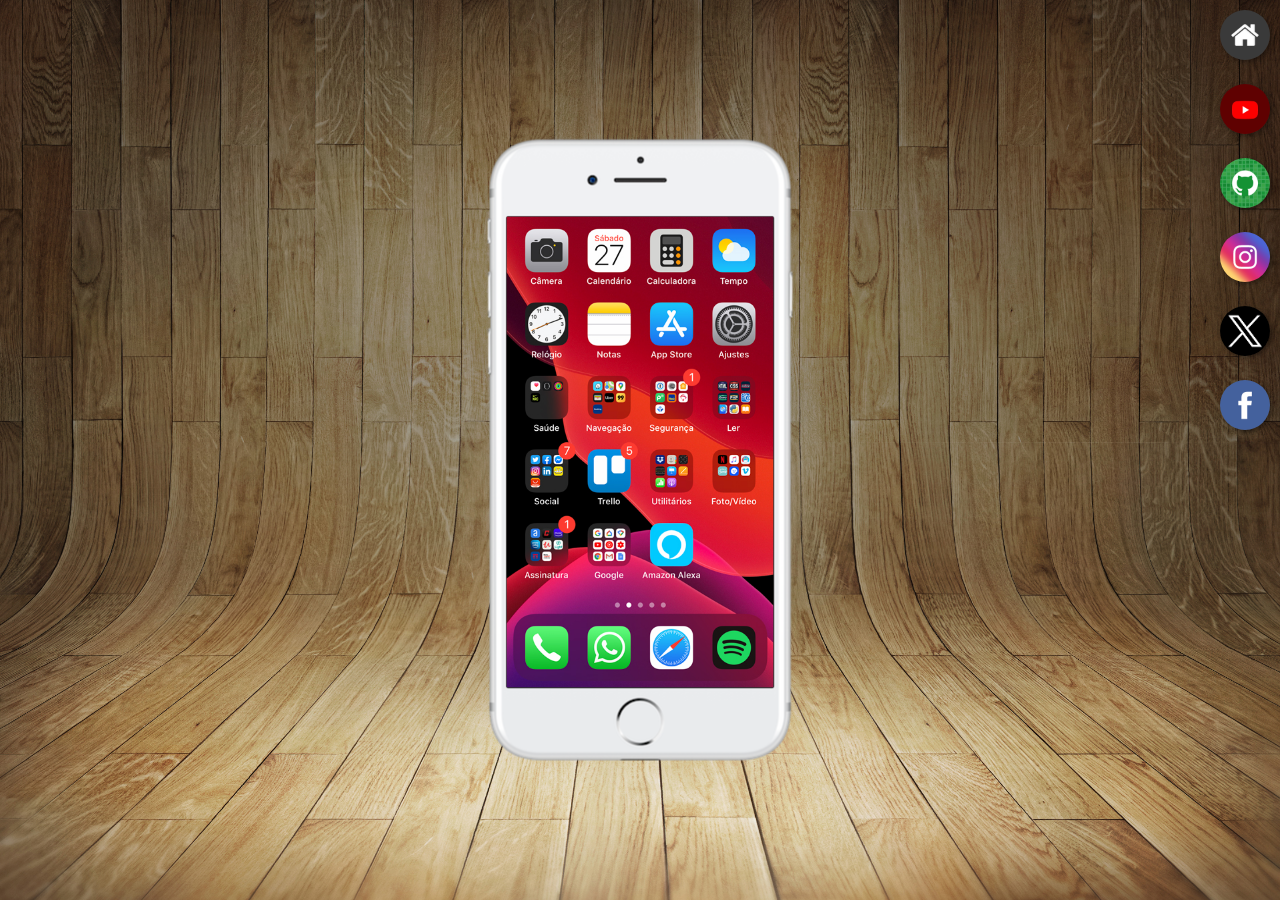
<file: index.html>
<!DOCTYPE html>
<html lang="pt-br">
<head>
    <meta charset="UTF-8">
    <meta name="viewport" content="width=device-width, initial-scale=1.0">
    <link rel="shortcut icon" href="favicon.ico" type="image/x-icon">
    <link rel="stylesheet" href="estilos/style.css">
    <title>Projeto Redes Sociais</title>

</head>
<body>
    <!-- Criando página inicial usando main com duas section-->
    <main>
        <section id="telefone">  <!-- section telefone -->
            <iframe src="home.html" name="tela" id="tela" frameborder="0">
                Seu navegador não é compatível
            </iframe>

        </section>

        <section id="redes-sociais">    <!-- section redes-sociais-->
            <a href="home.html" target="tela"><img src="imagens/logo-home.jpg" alt="Home"></a><br>
            <a href="youtube.html" target="tela"><img src="imagens/logo-youtube.jpg" alt="Youtube"></a><br>
            <a href="github.html" target="tela"><img src="imagens/logo-github.jpg" alt="Github"></a><br>
            <a href="instagram.html" target="tela"><img src="imagens/logo-instagram.jpg" alt="Instagram"></a><br>
            <a href="twitter.html" target="tela"><img src="imagens/logo-twitter.png" alt="Twitter"></a><br>
            <a href="facebook.html" target="tela"><img src="imagens/logo-facebook.jpg" alt="Facebook"></a><br>

        </section>
    </main>
    
</body>
</html>
</file>
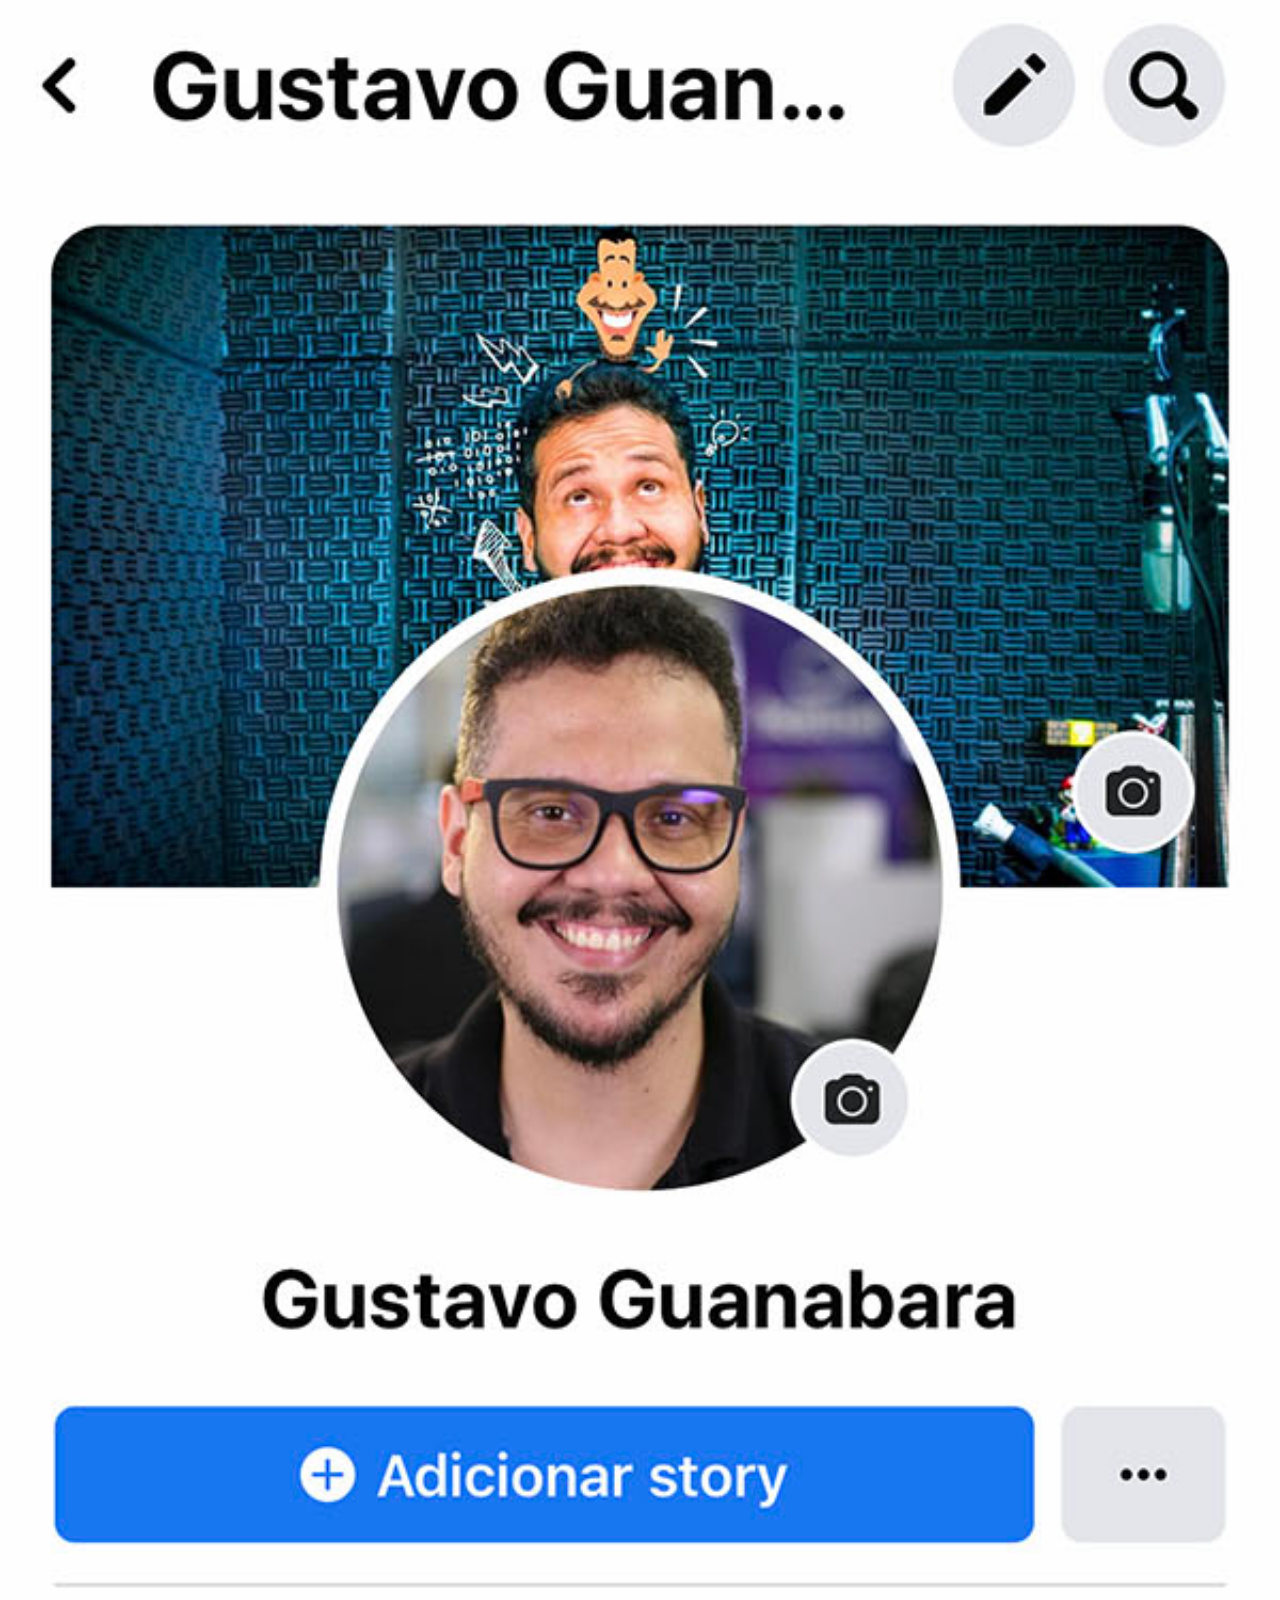
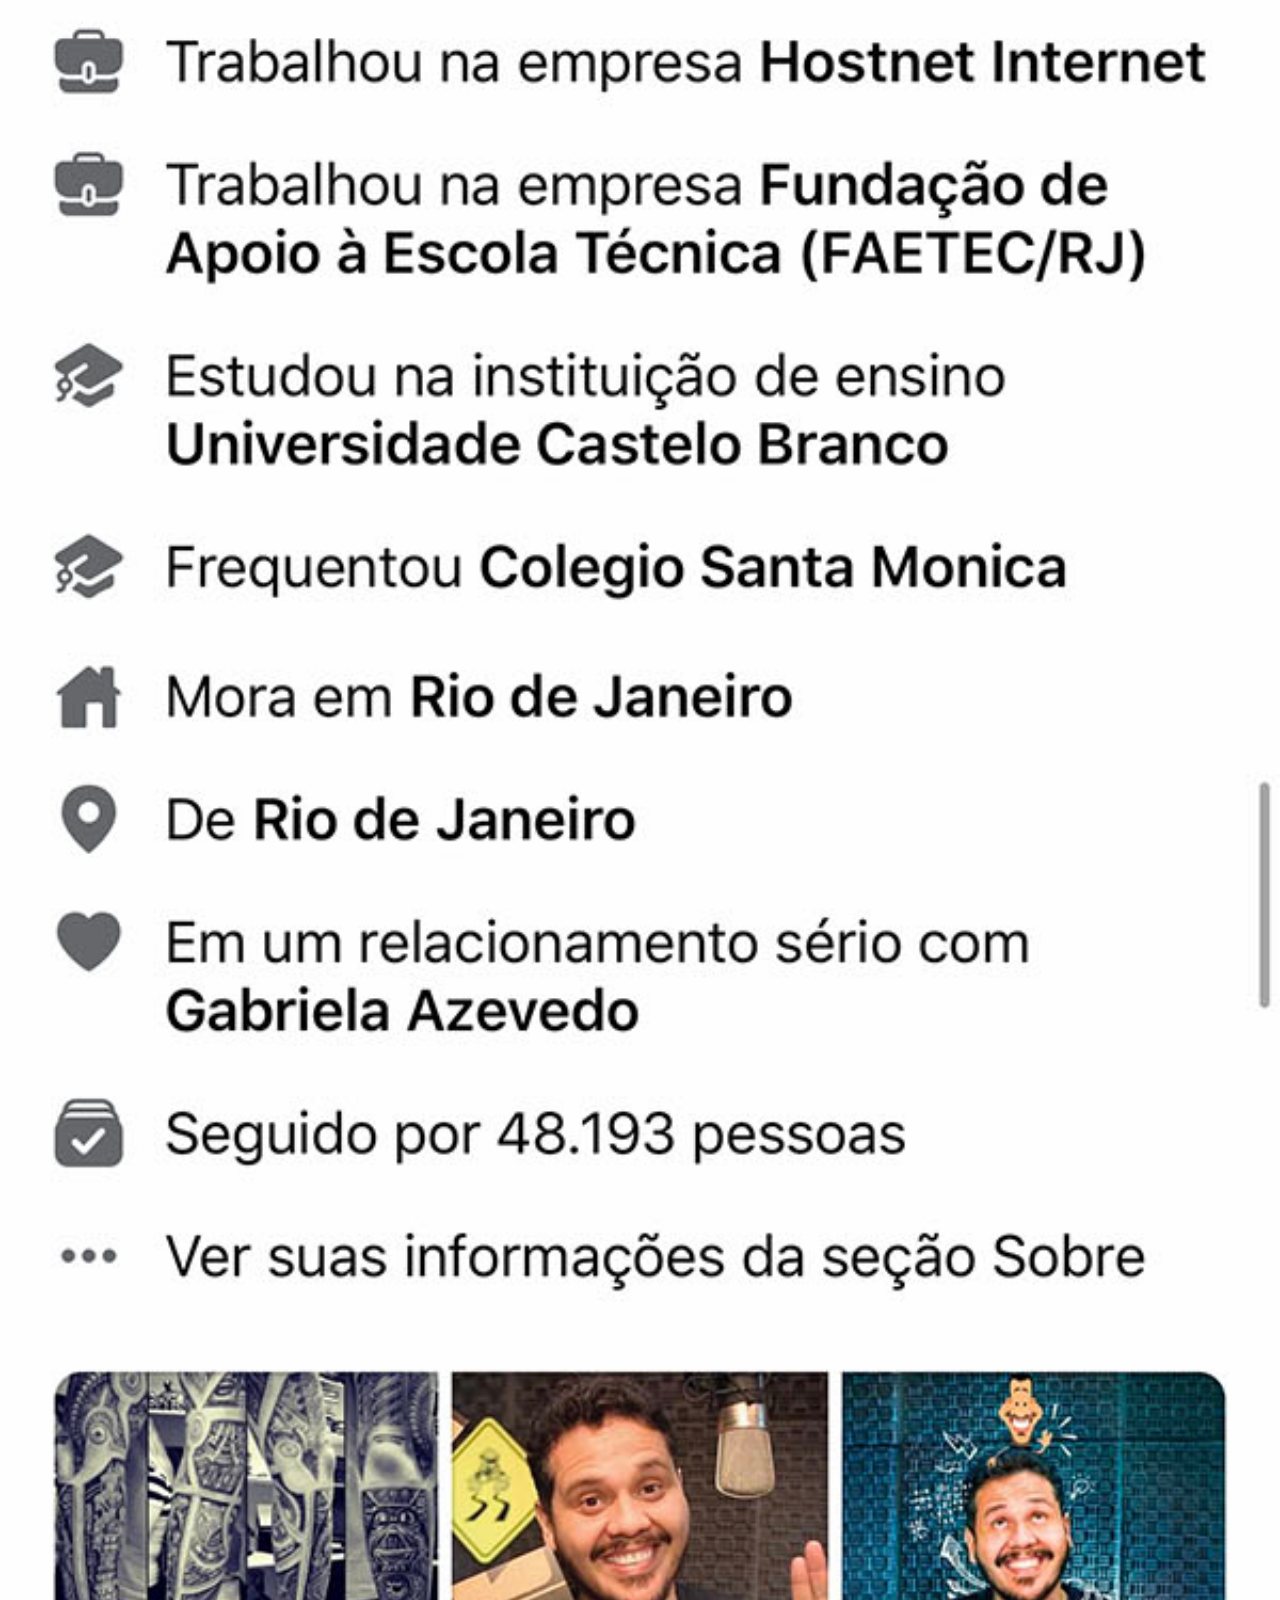
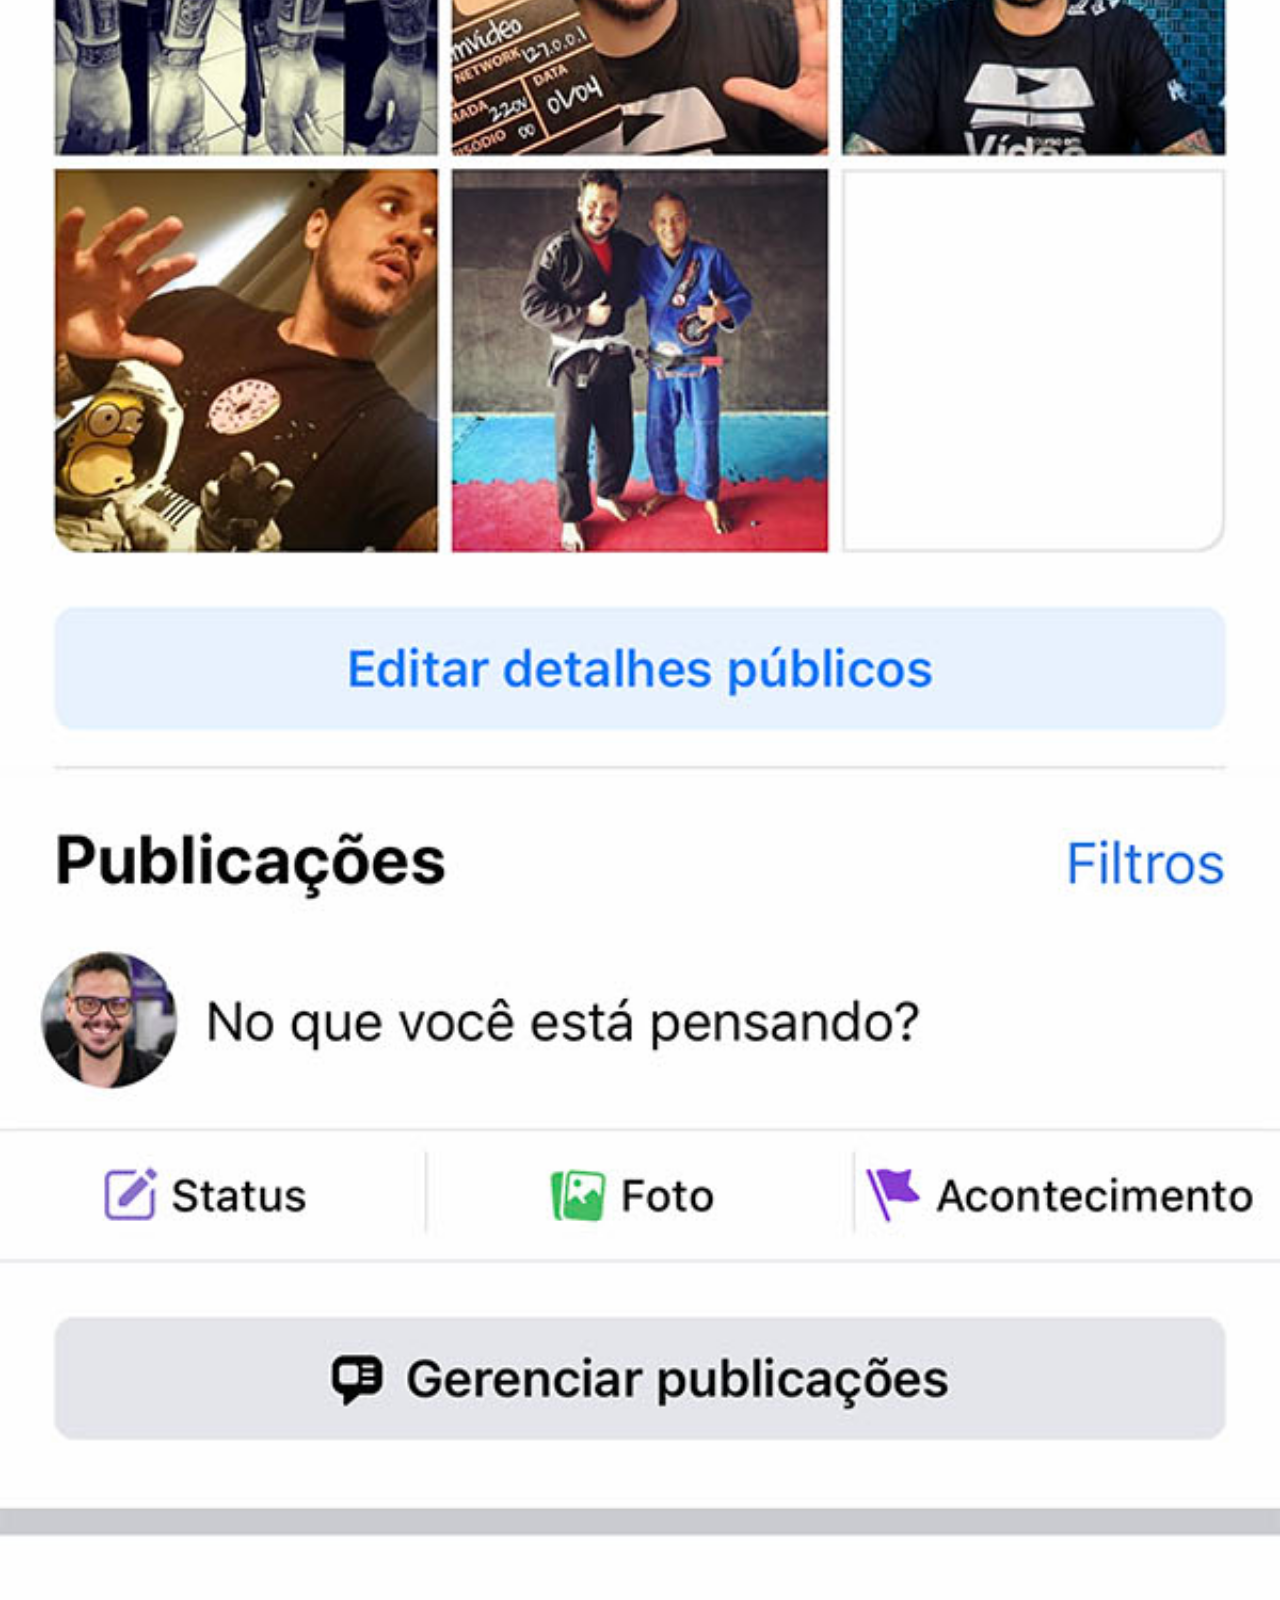
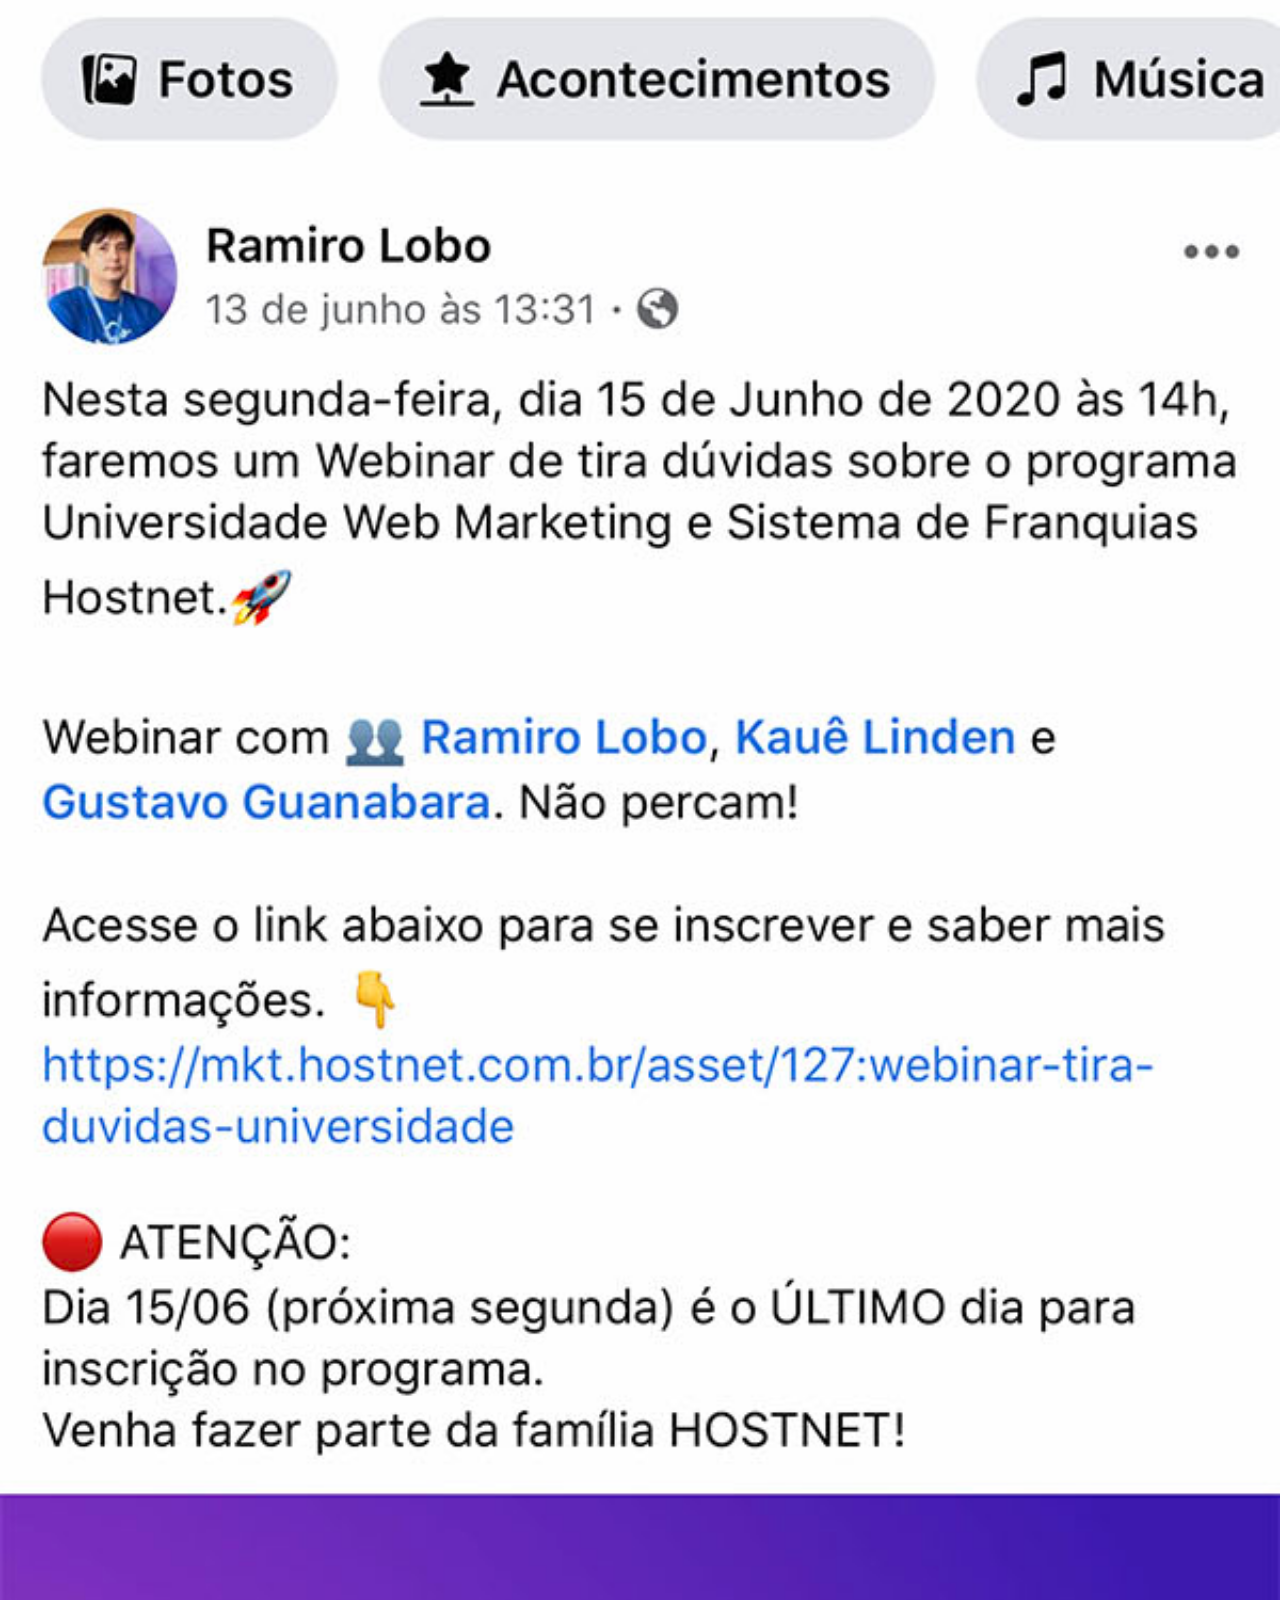
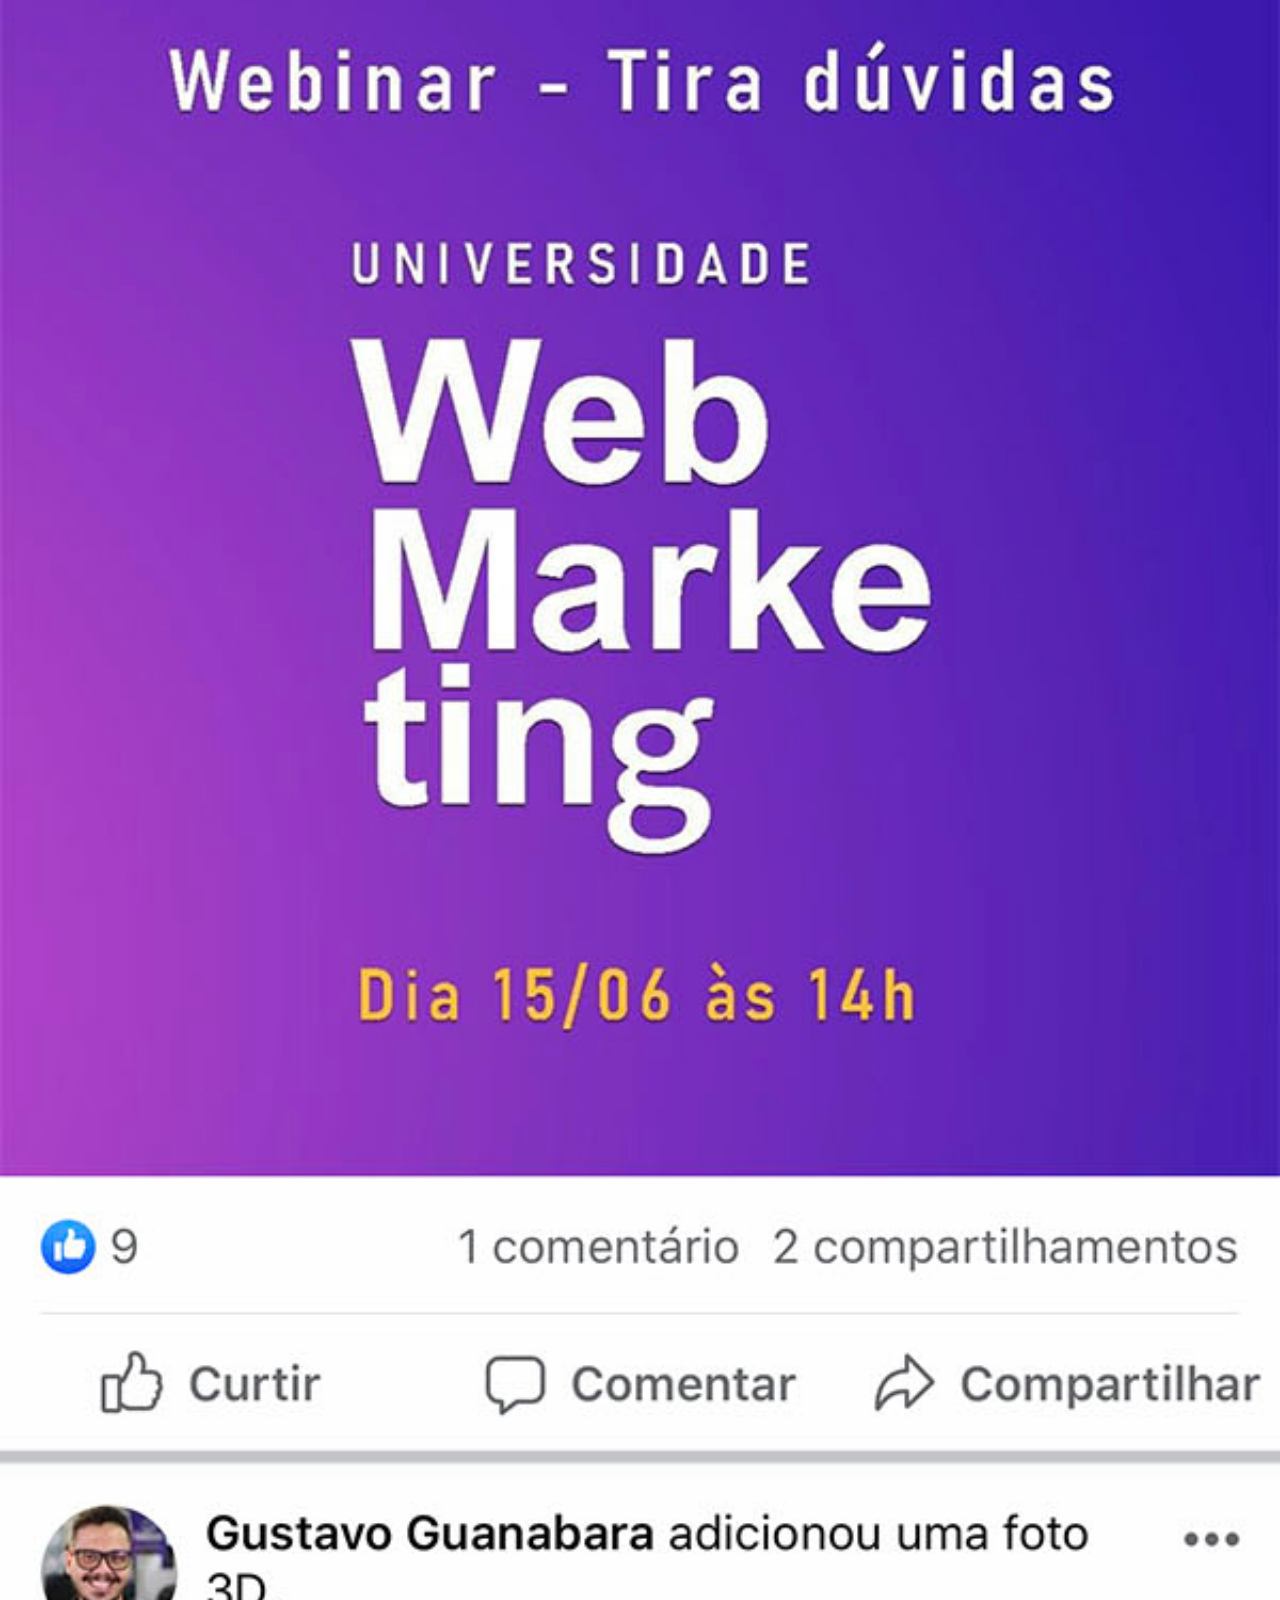
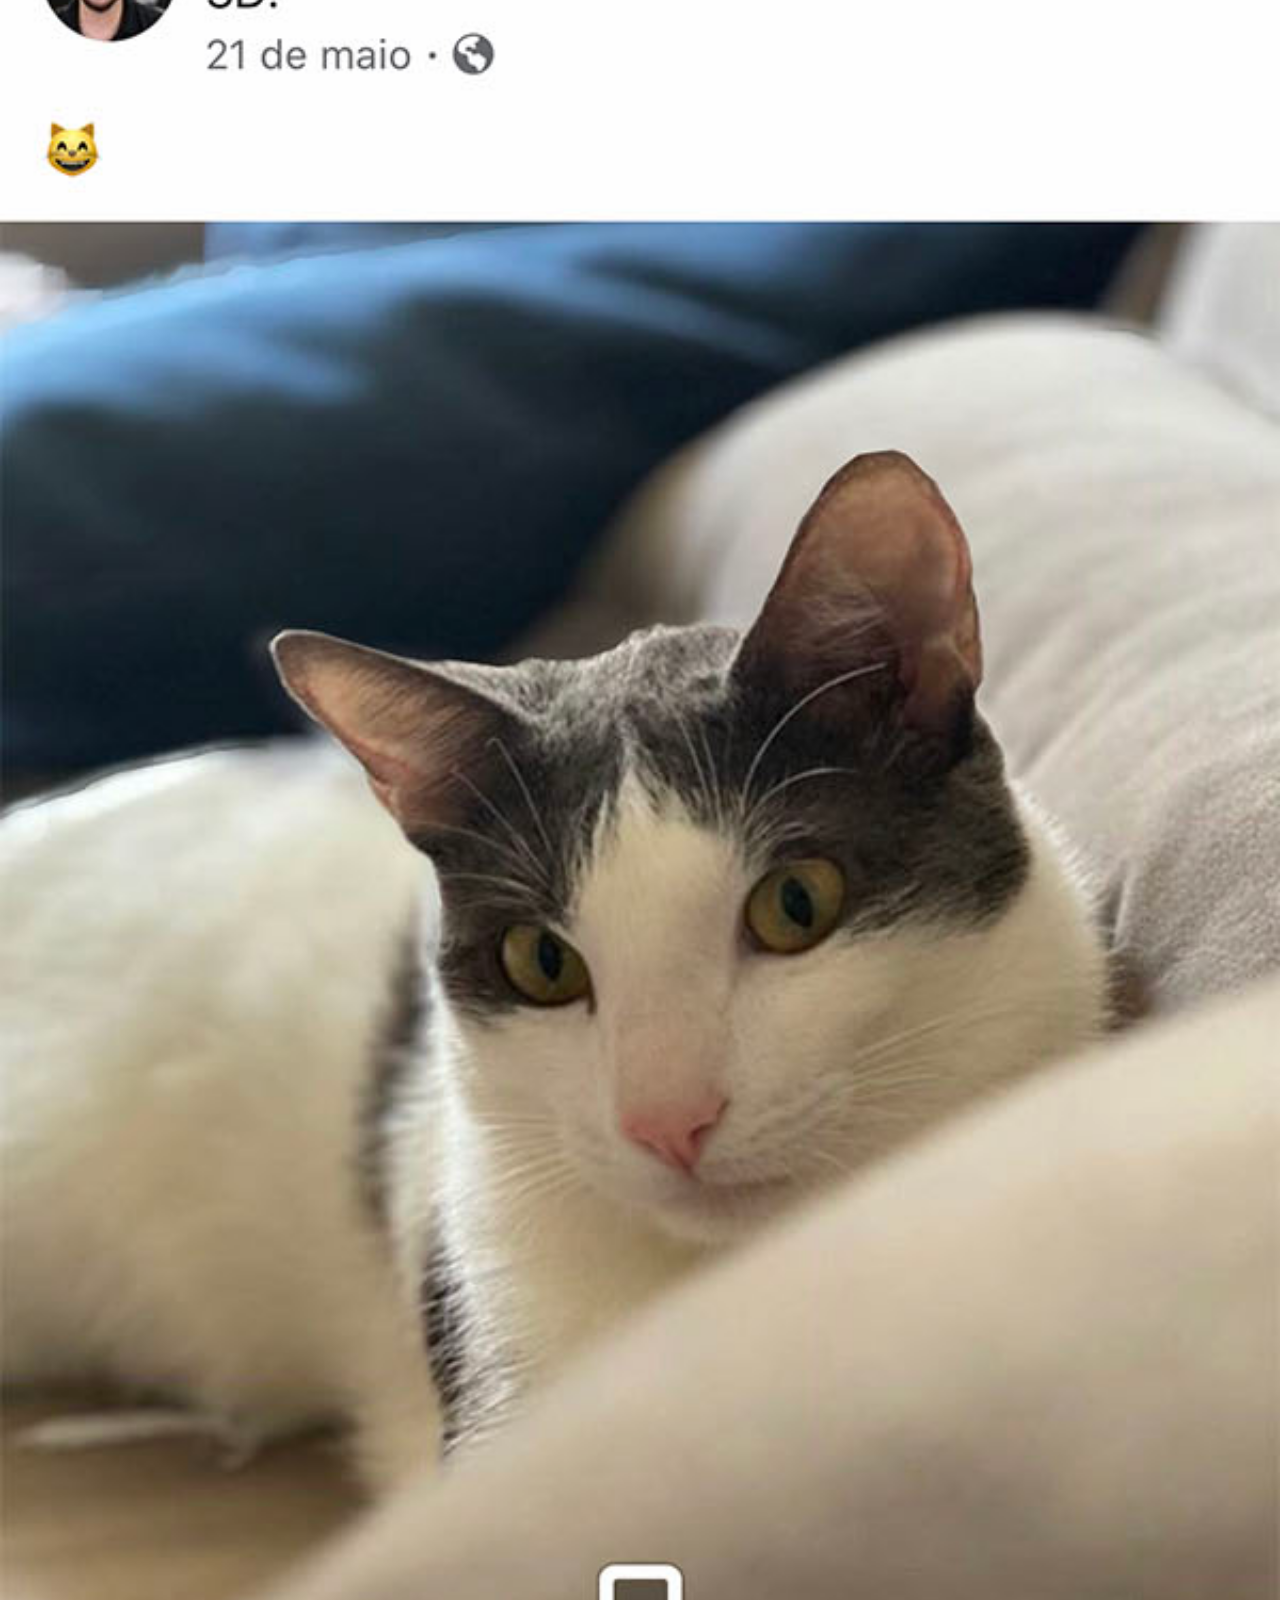
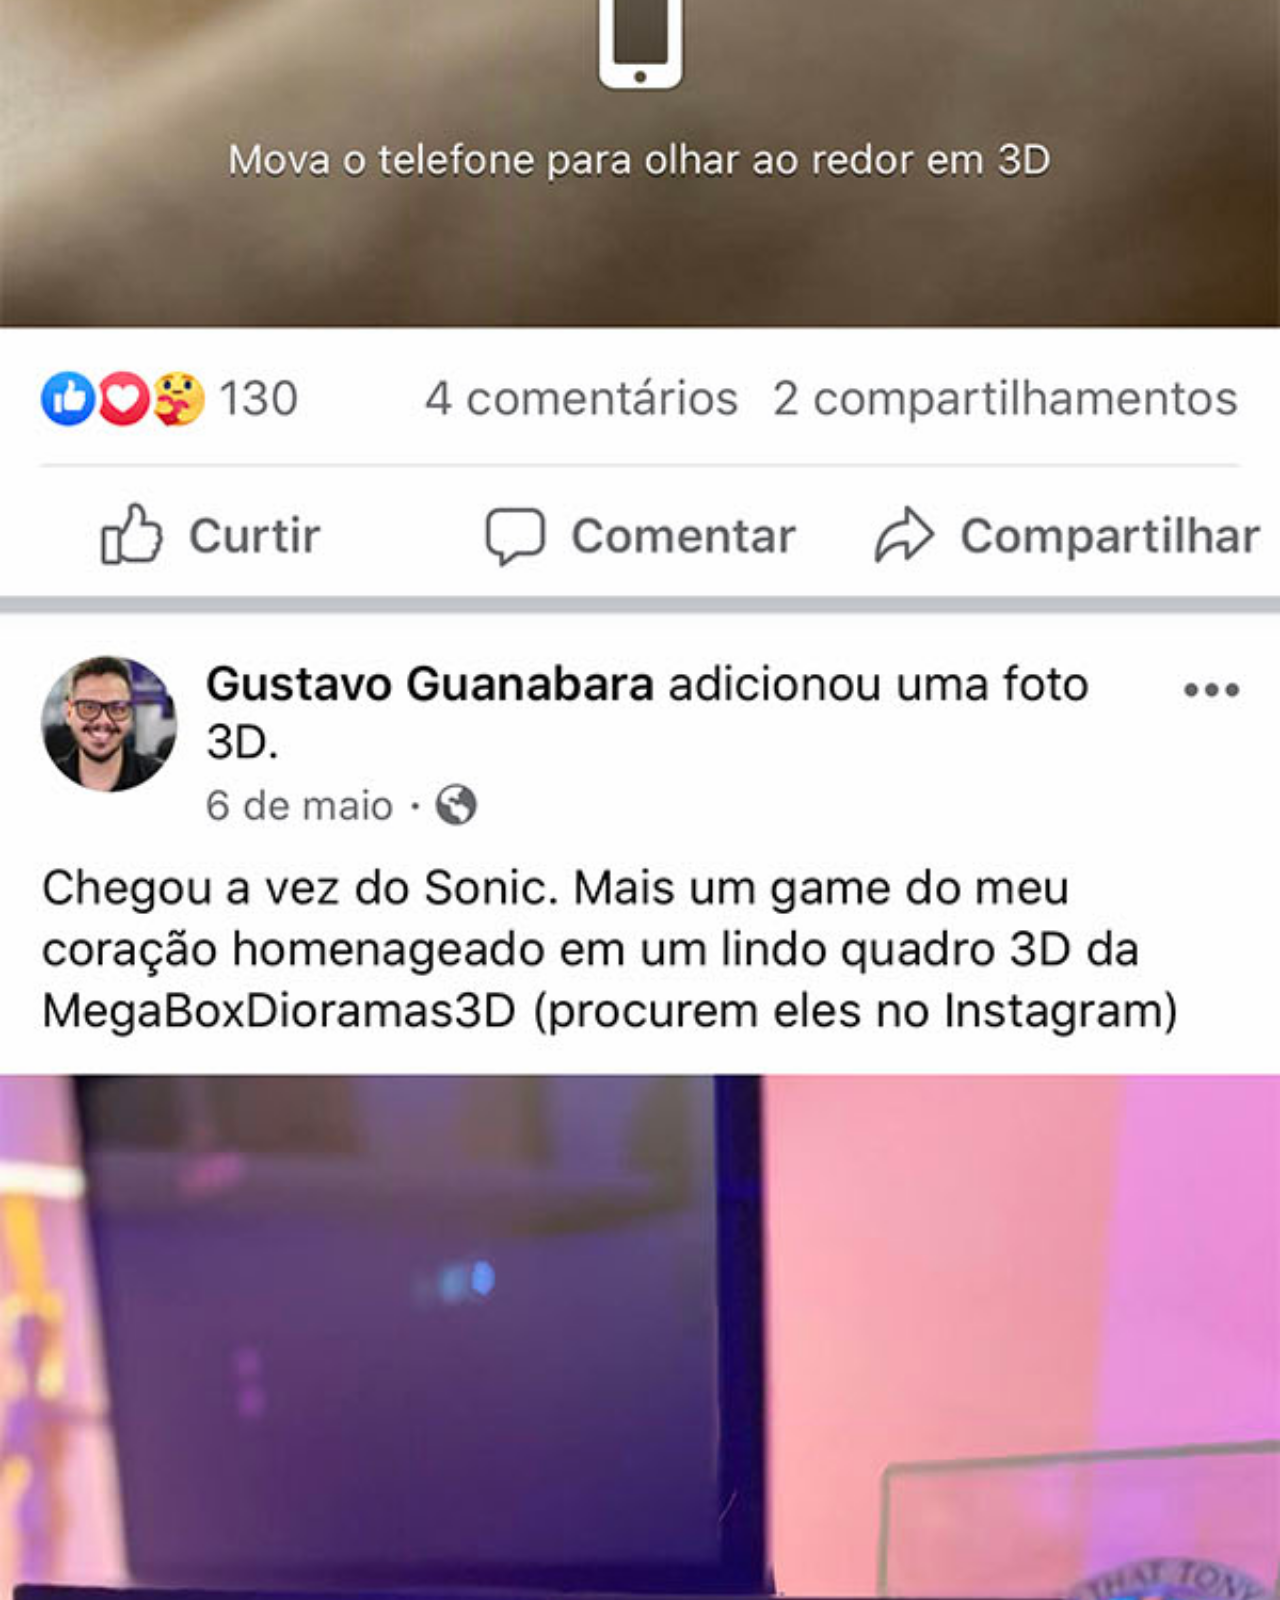
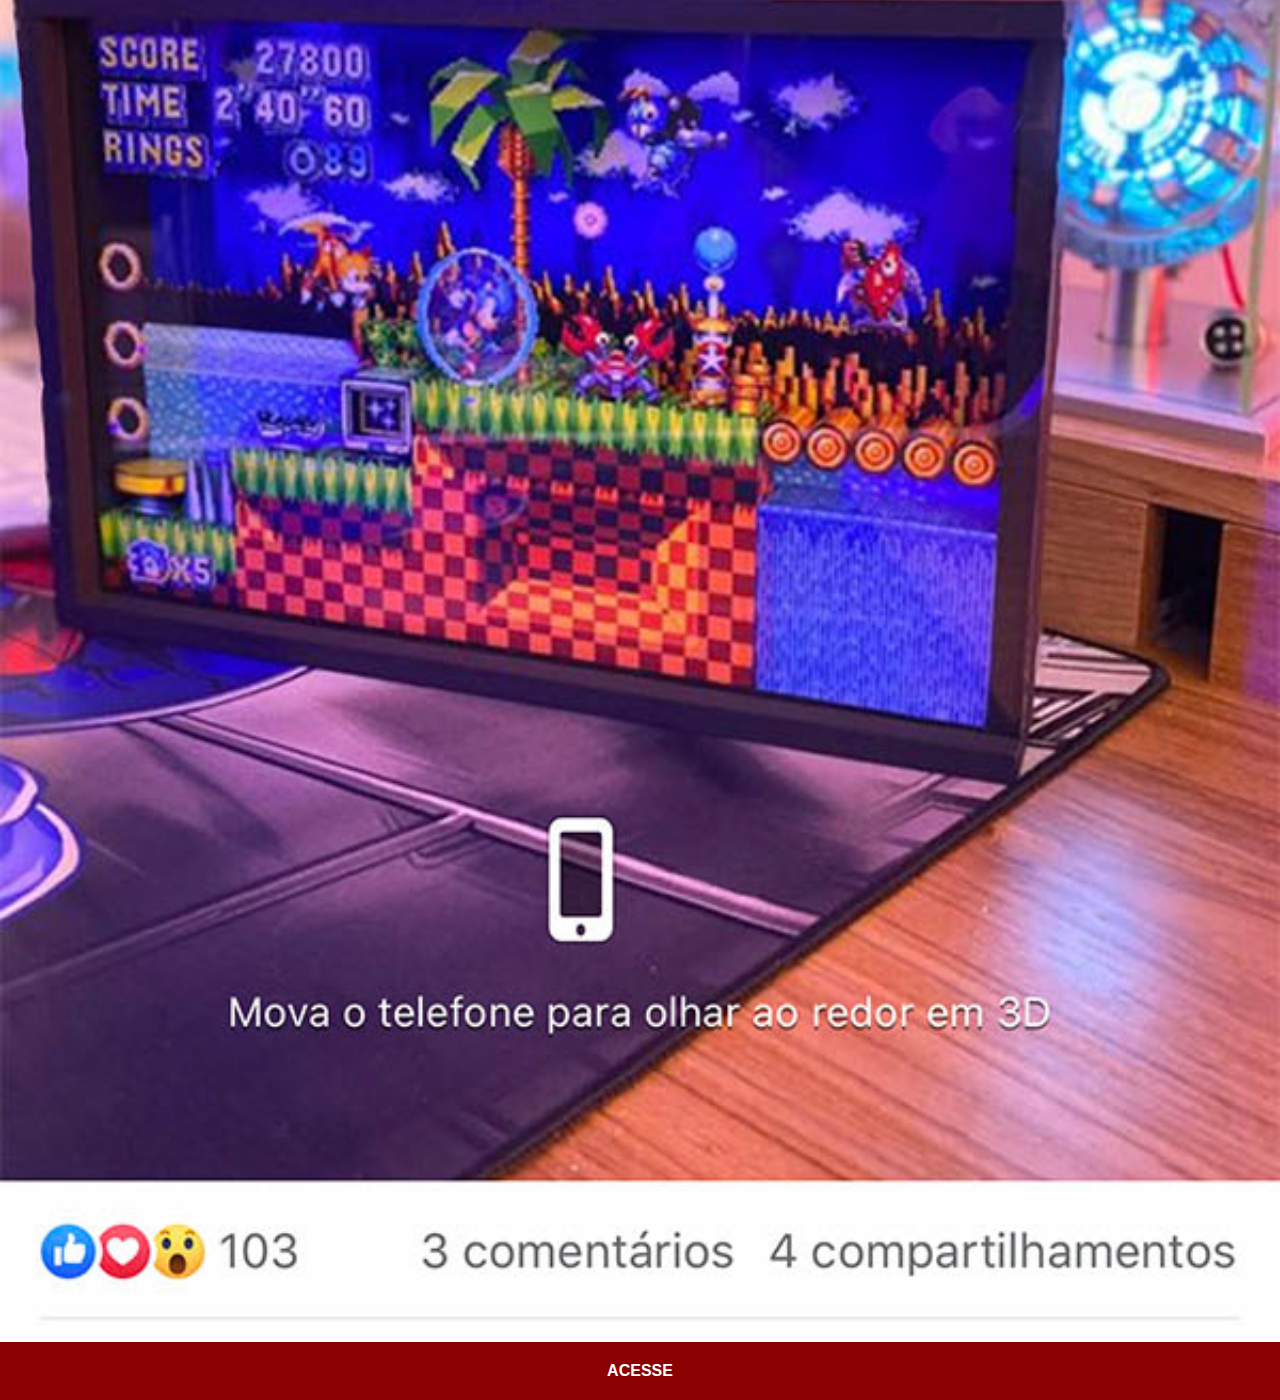
<file: facebook.html>
<!DOCTYPE html>
<html lang="pt-br">
<head>
    <meta charset="UTF-8">
    <meta name="viewport" content="width=device-width, initial-scale=1.0">
    <title>Facebook</title>
    <link rel="stylesheet" href="estilos/social.css">
</head>
<body>
     <!-- Inserindo imagem e link na página Facebook-->
    <img src="imagens/tela-facebook.jpg" alt="Facebook">
    <a href="https://www.facebook.com/bigpeoplesea" target="_blank">ACESSE</a>
    
</body>
</html>
</file>
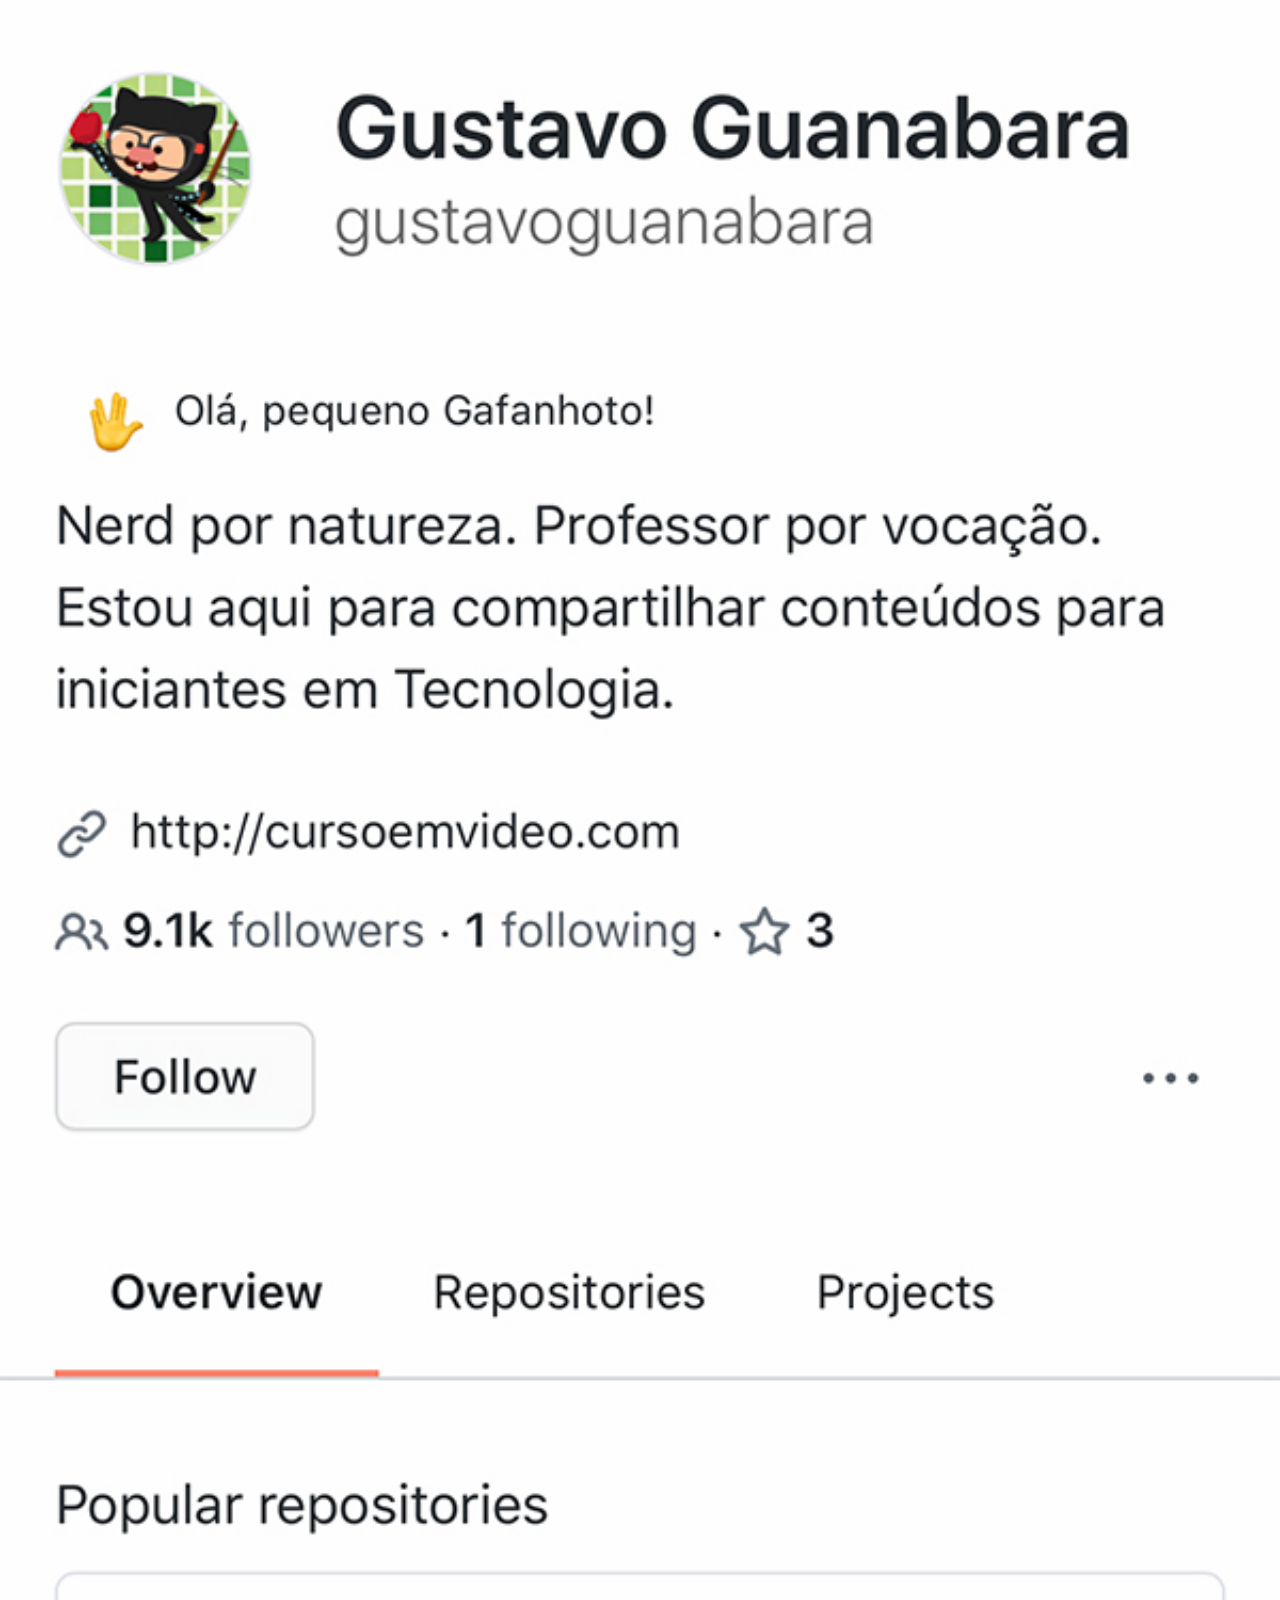
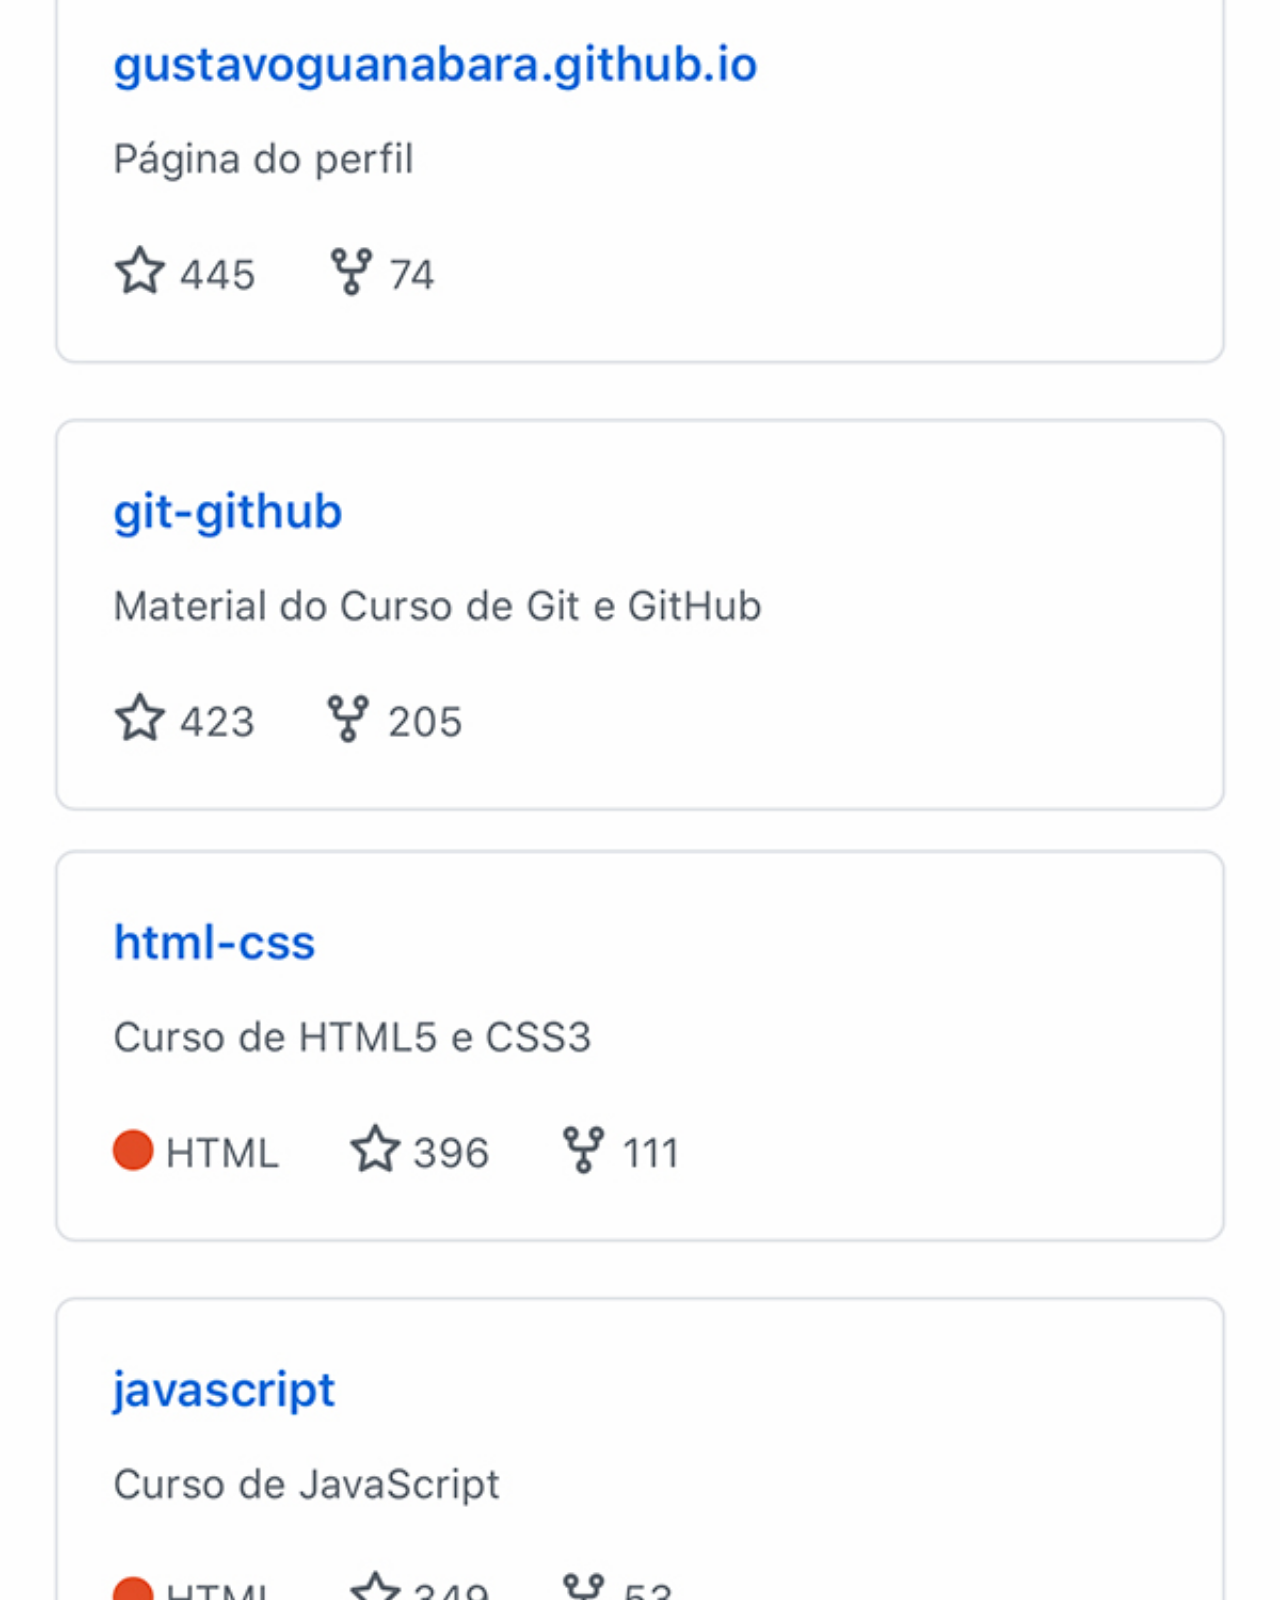
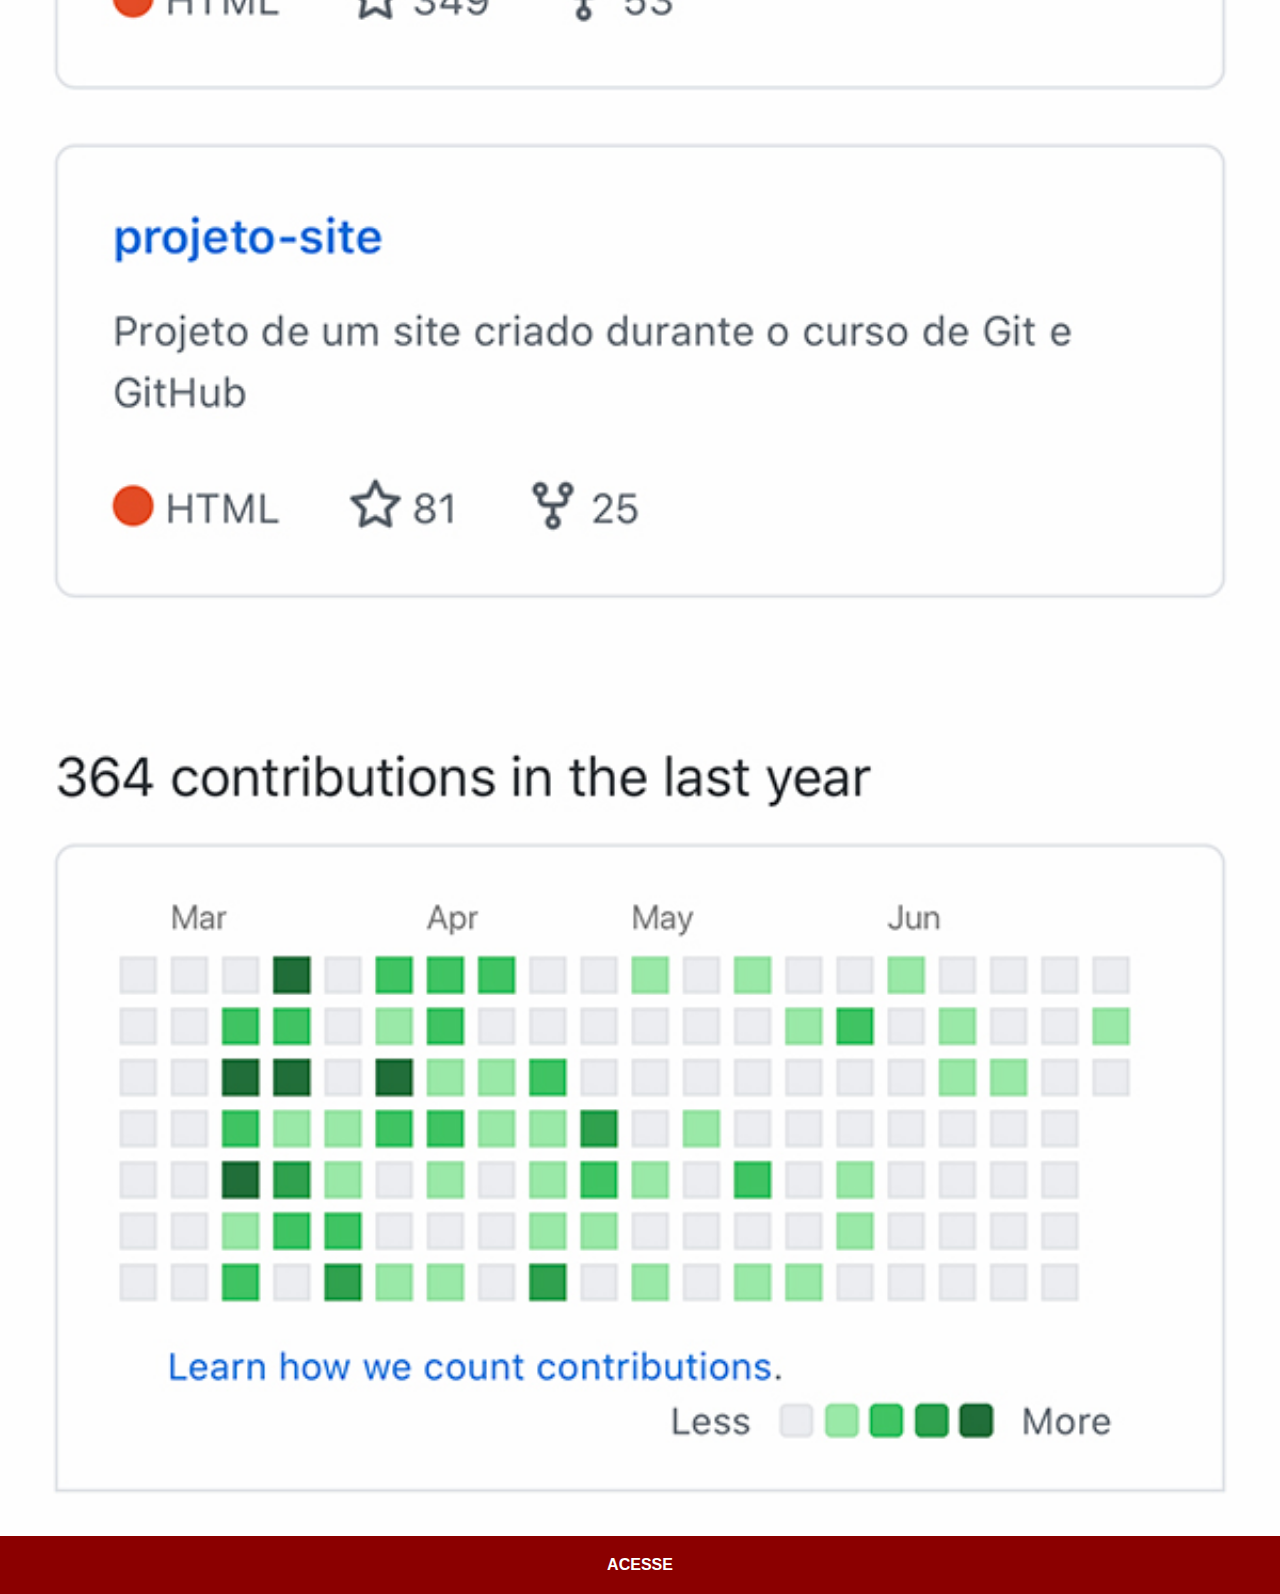
<file: github.html>
<!DOCTYPE html>
<html lang="pt-br">
<head>
    <meta charset="UTF-8">
    <meta name="viewport" content="width=device-width, initial-scale=1.0">
    <title>GitHub</title>
    <link rel="stylesheet" href="estilos/social.css">
</head>
<body>
    <img src="imagens/tela-github.jpg" alt="GitHub">
    <a href="https://github.com/gustavoguanabara" target="_blank">ACESSE</a>
</body>
</html>
</file>
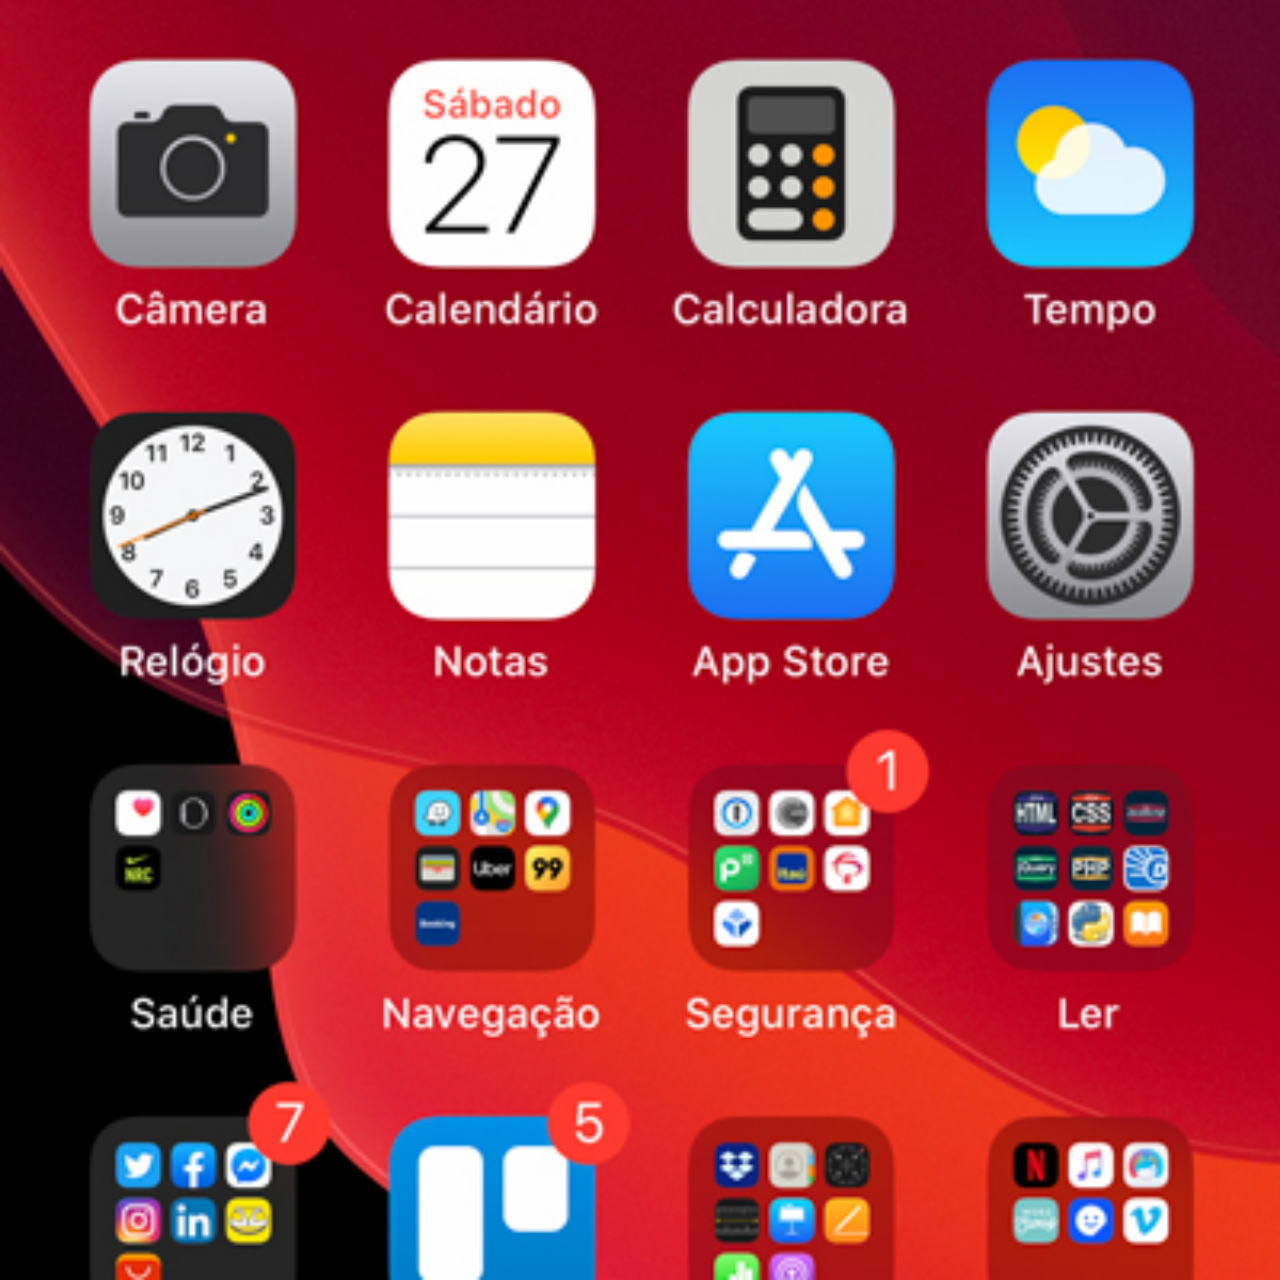
<file: home.html>
<!DOCTYPE html>
<html lang="pt-br">
<head>
    <meta charset="UTF-8">
    <meta name="viewport" content="width=device-width, initial-scale=1.0">
    <title>Home</title>
    <style>
        *{
            margin: 0px;
            padding: 0px;
        }

        body {
            width: 100vw;
            height: 100vw;
            background: black url('imagens/tela-home.jpg') no-repeat top center;
            background-size: cover;
        }
    </style>
</head>
<body>
    
</body>
</html>
</file>
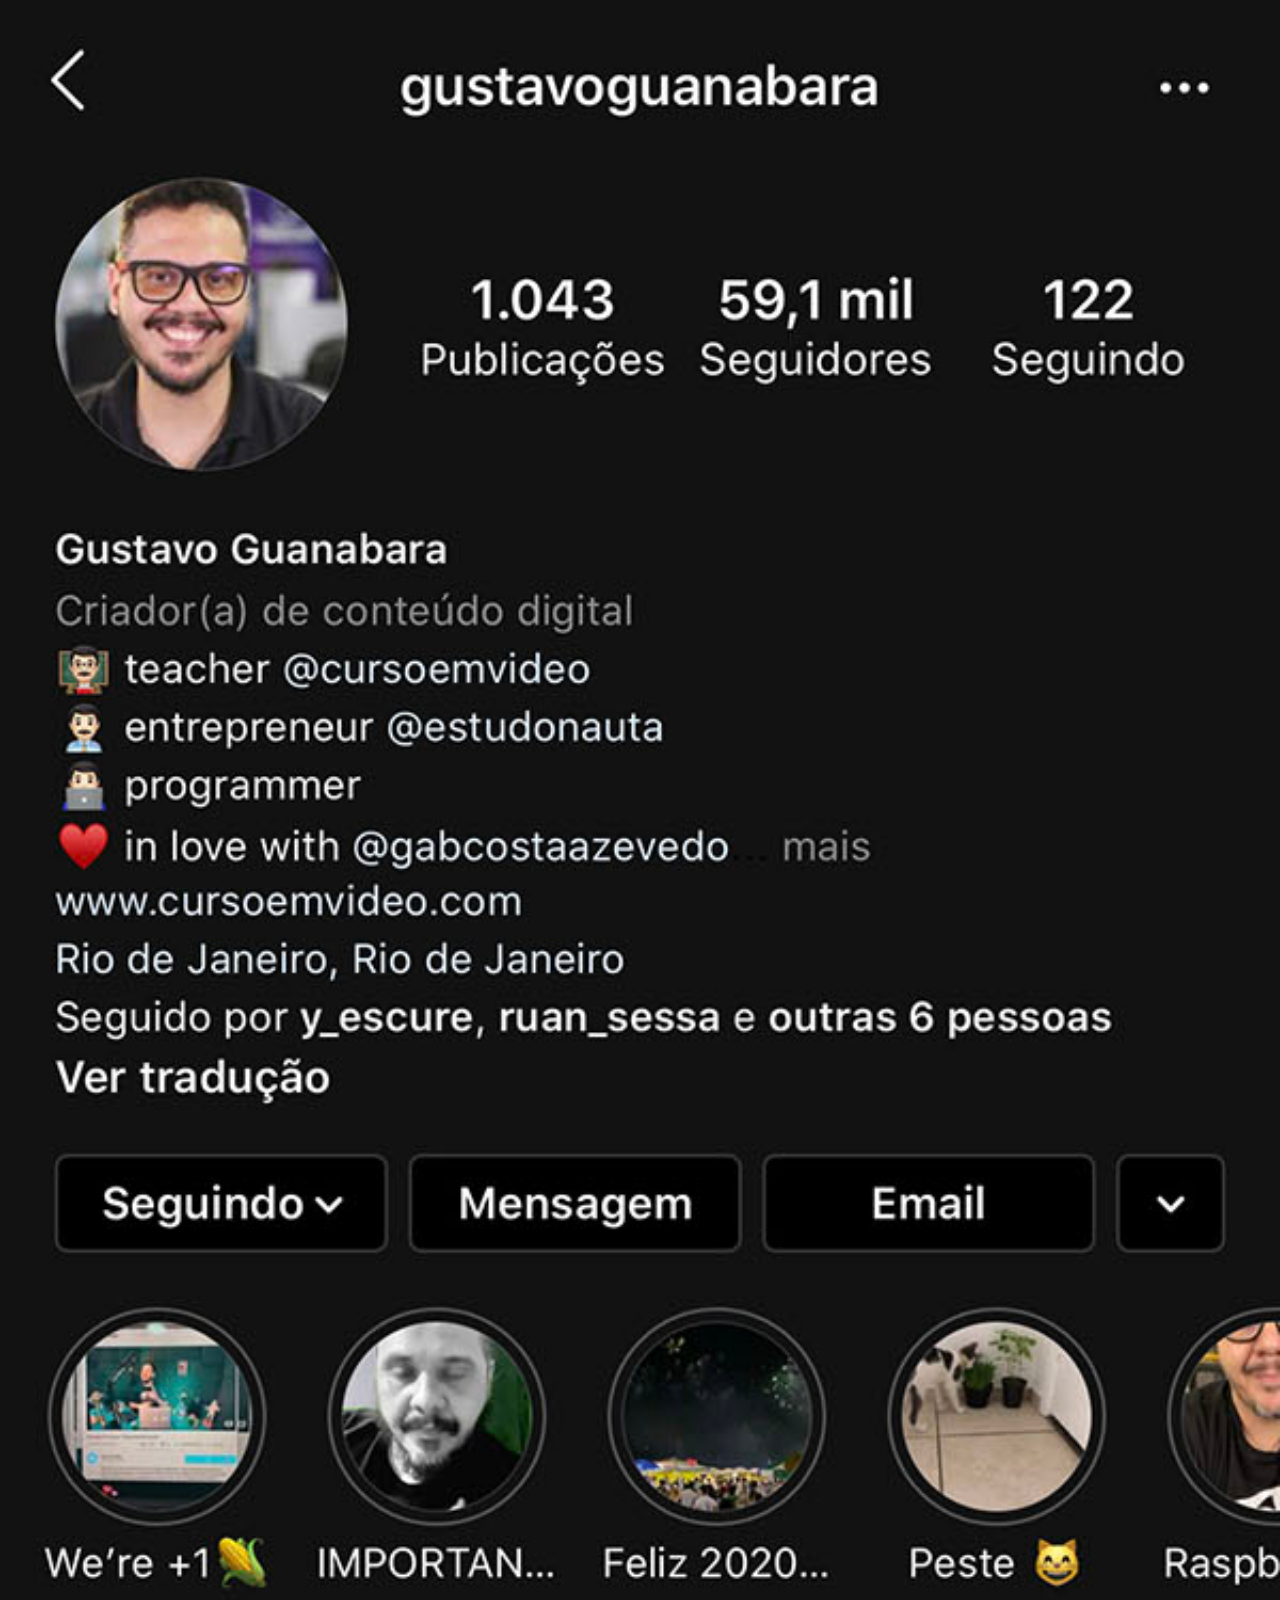
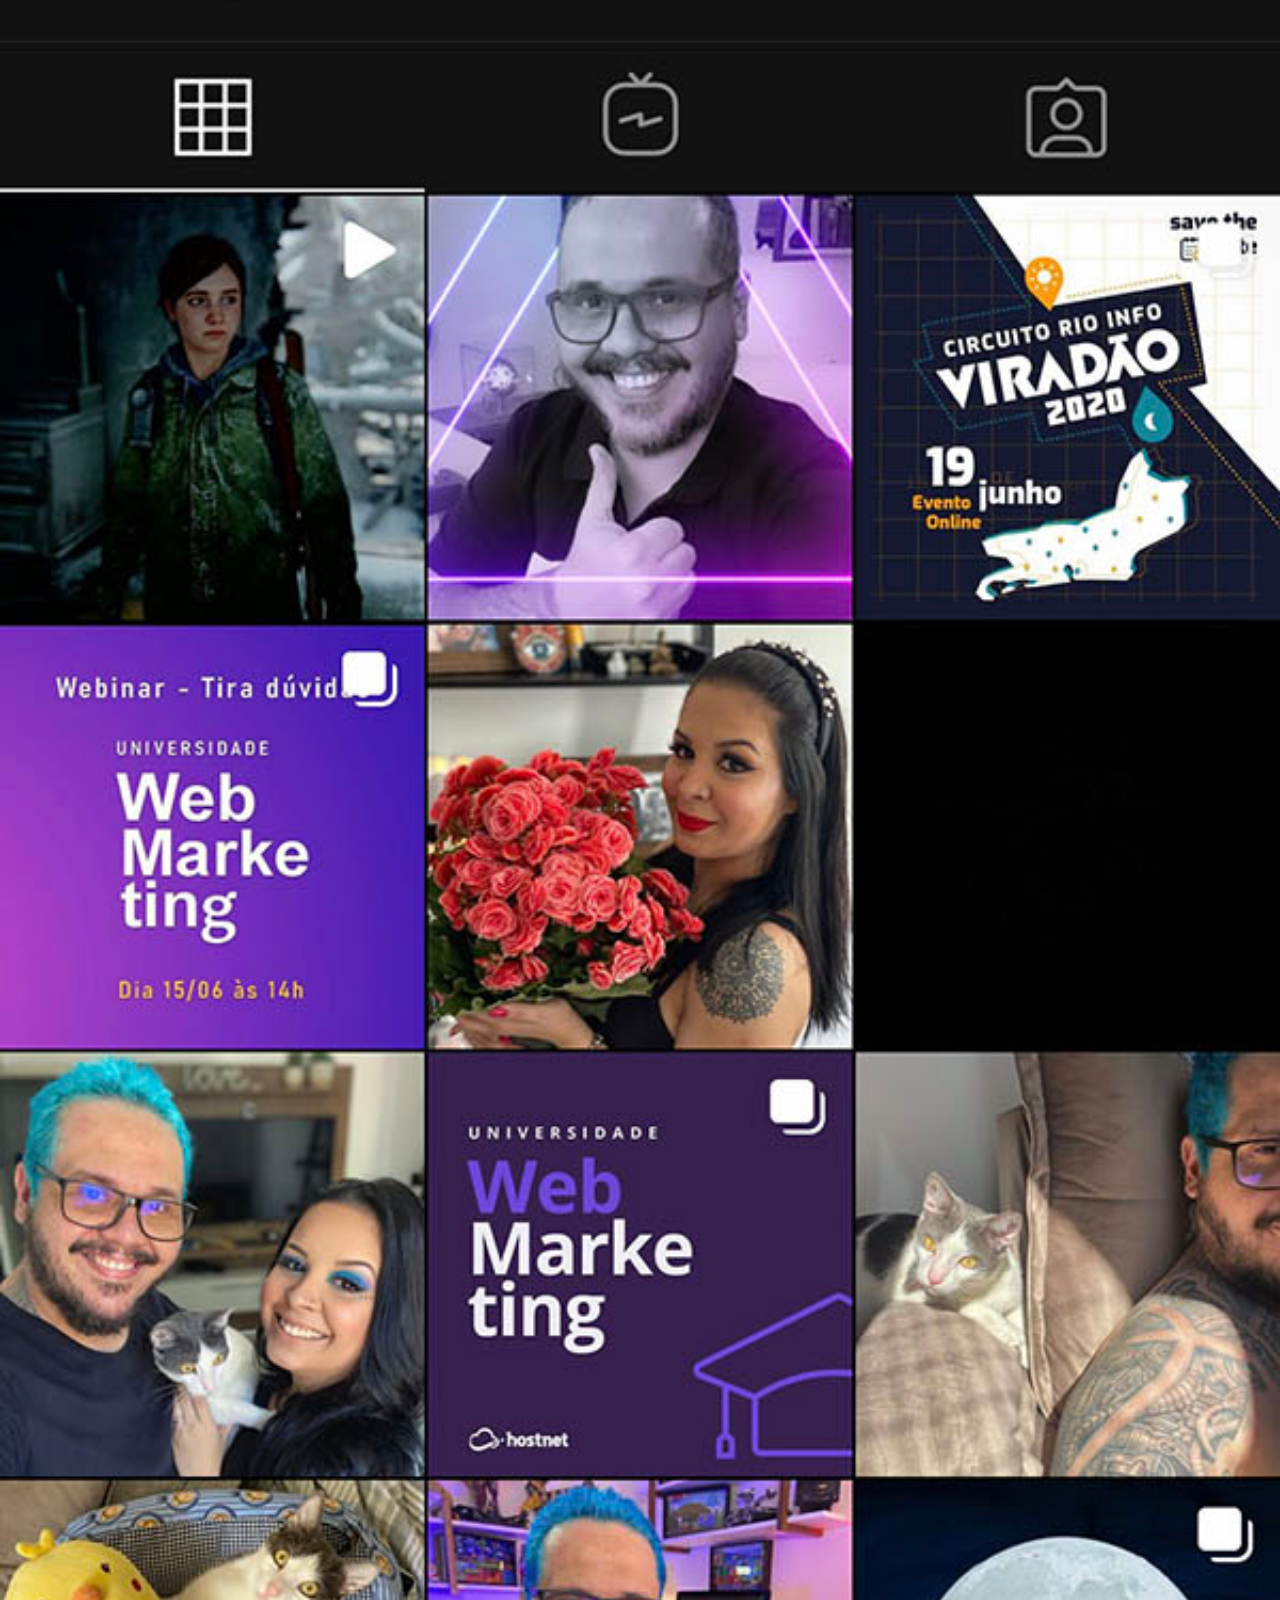
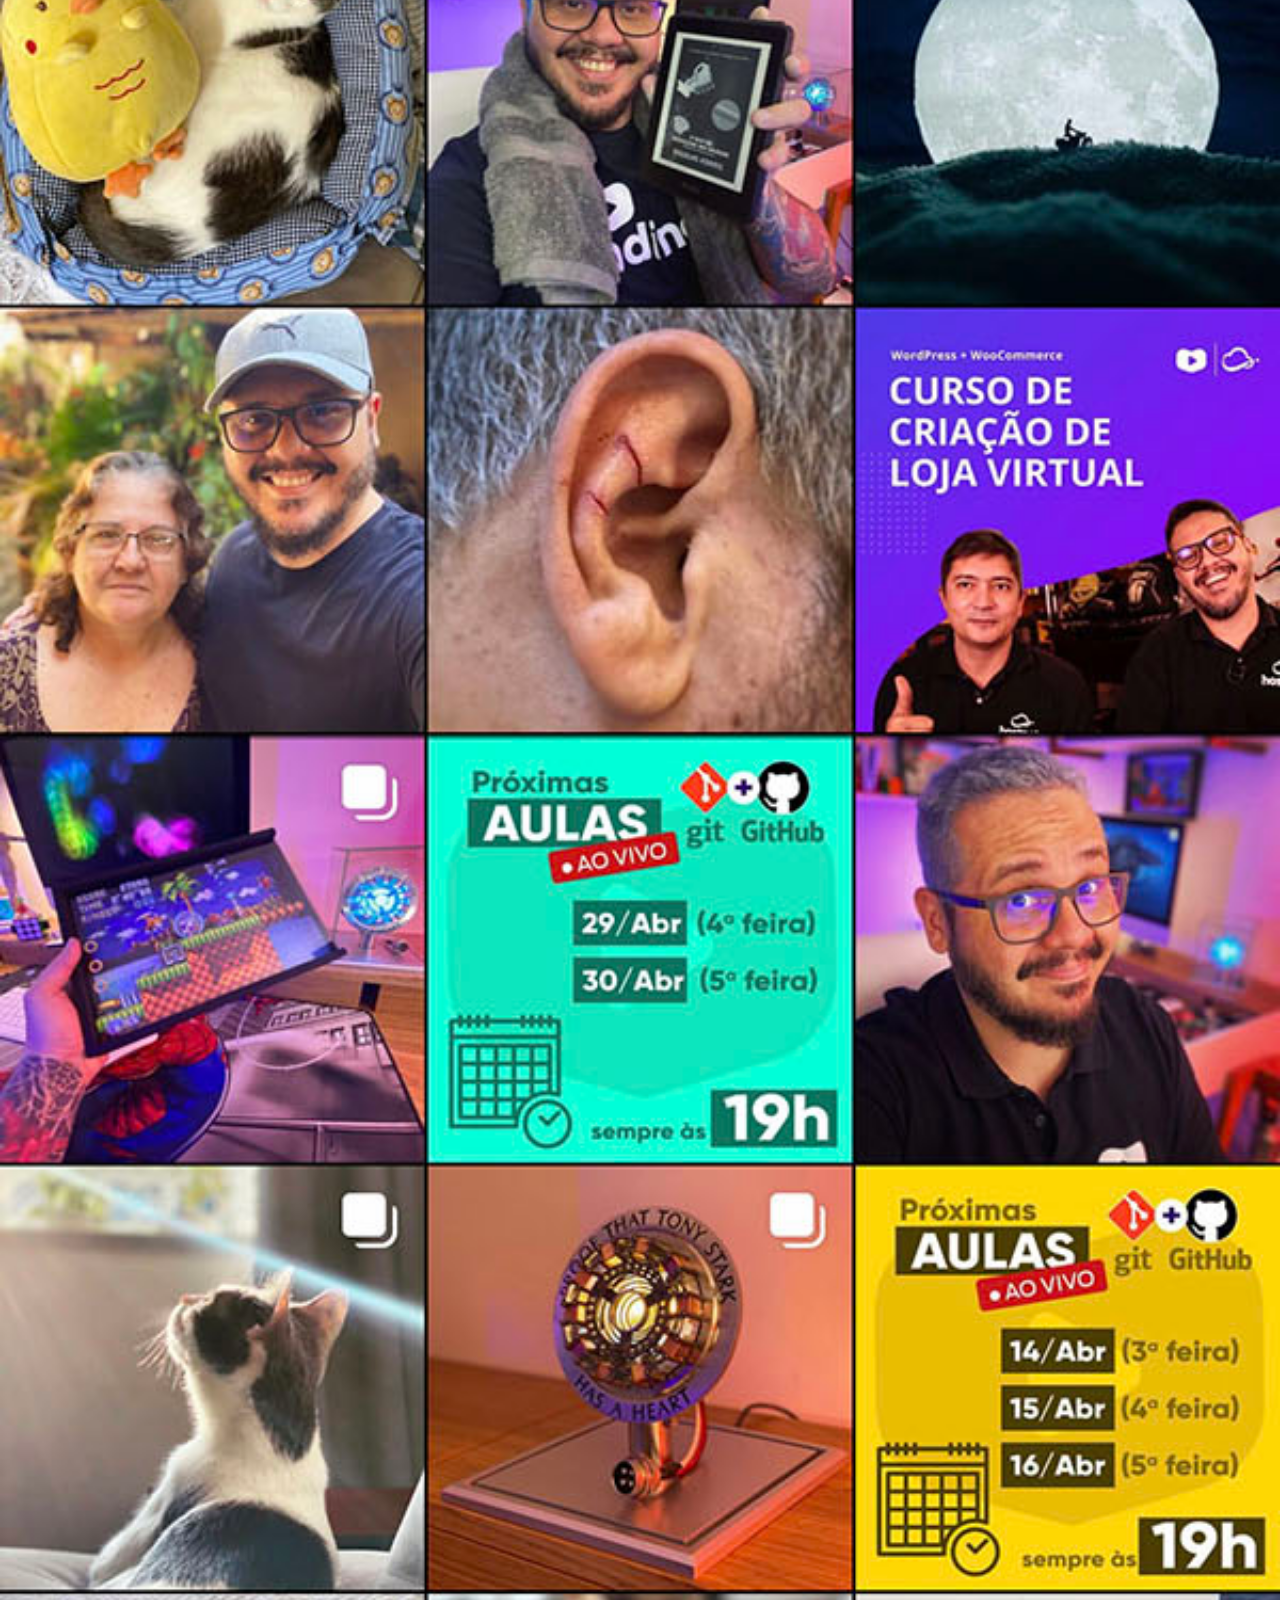
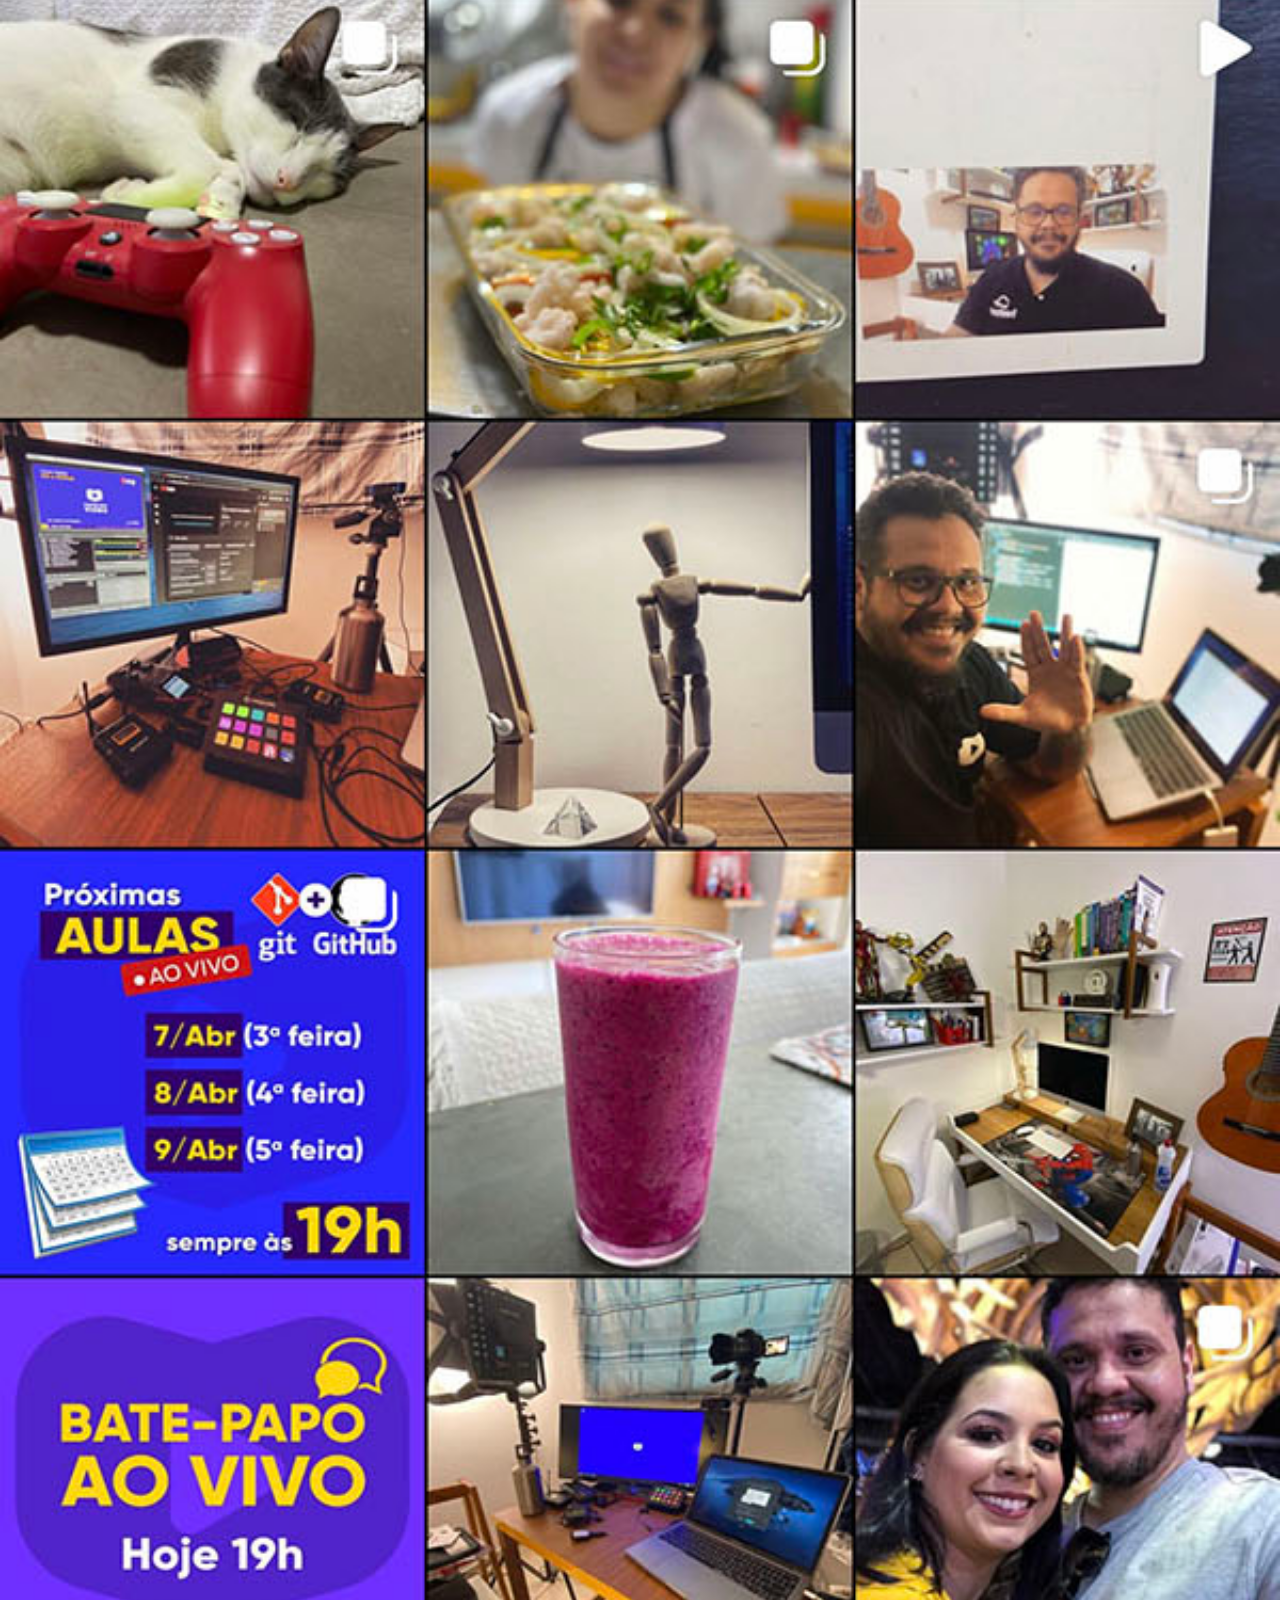
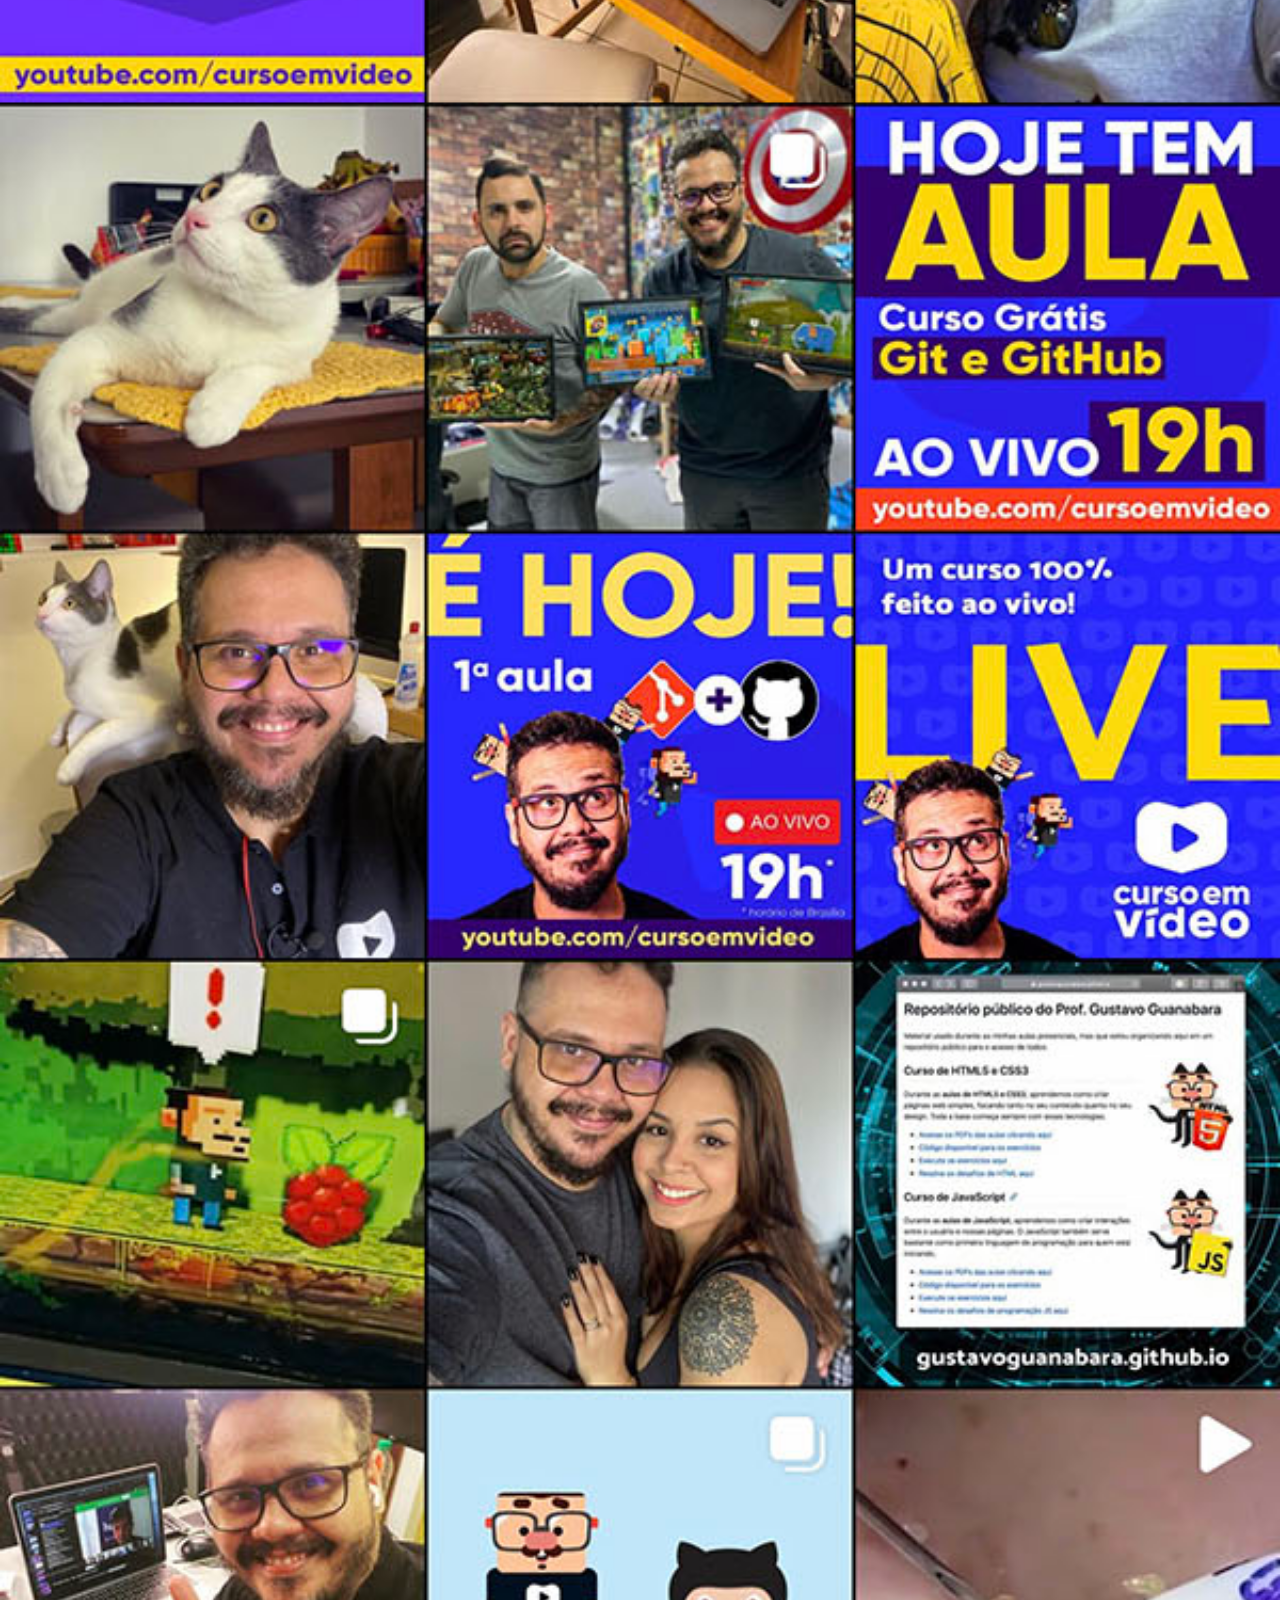
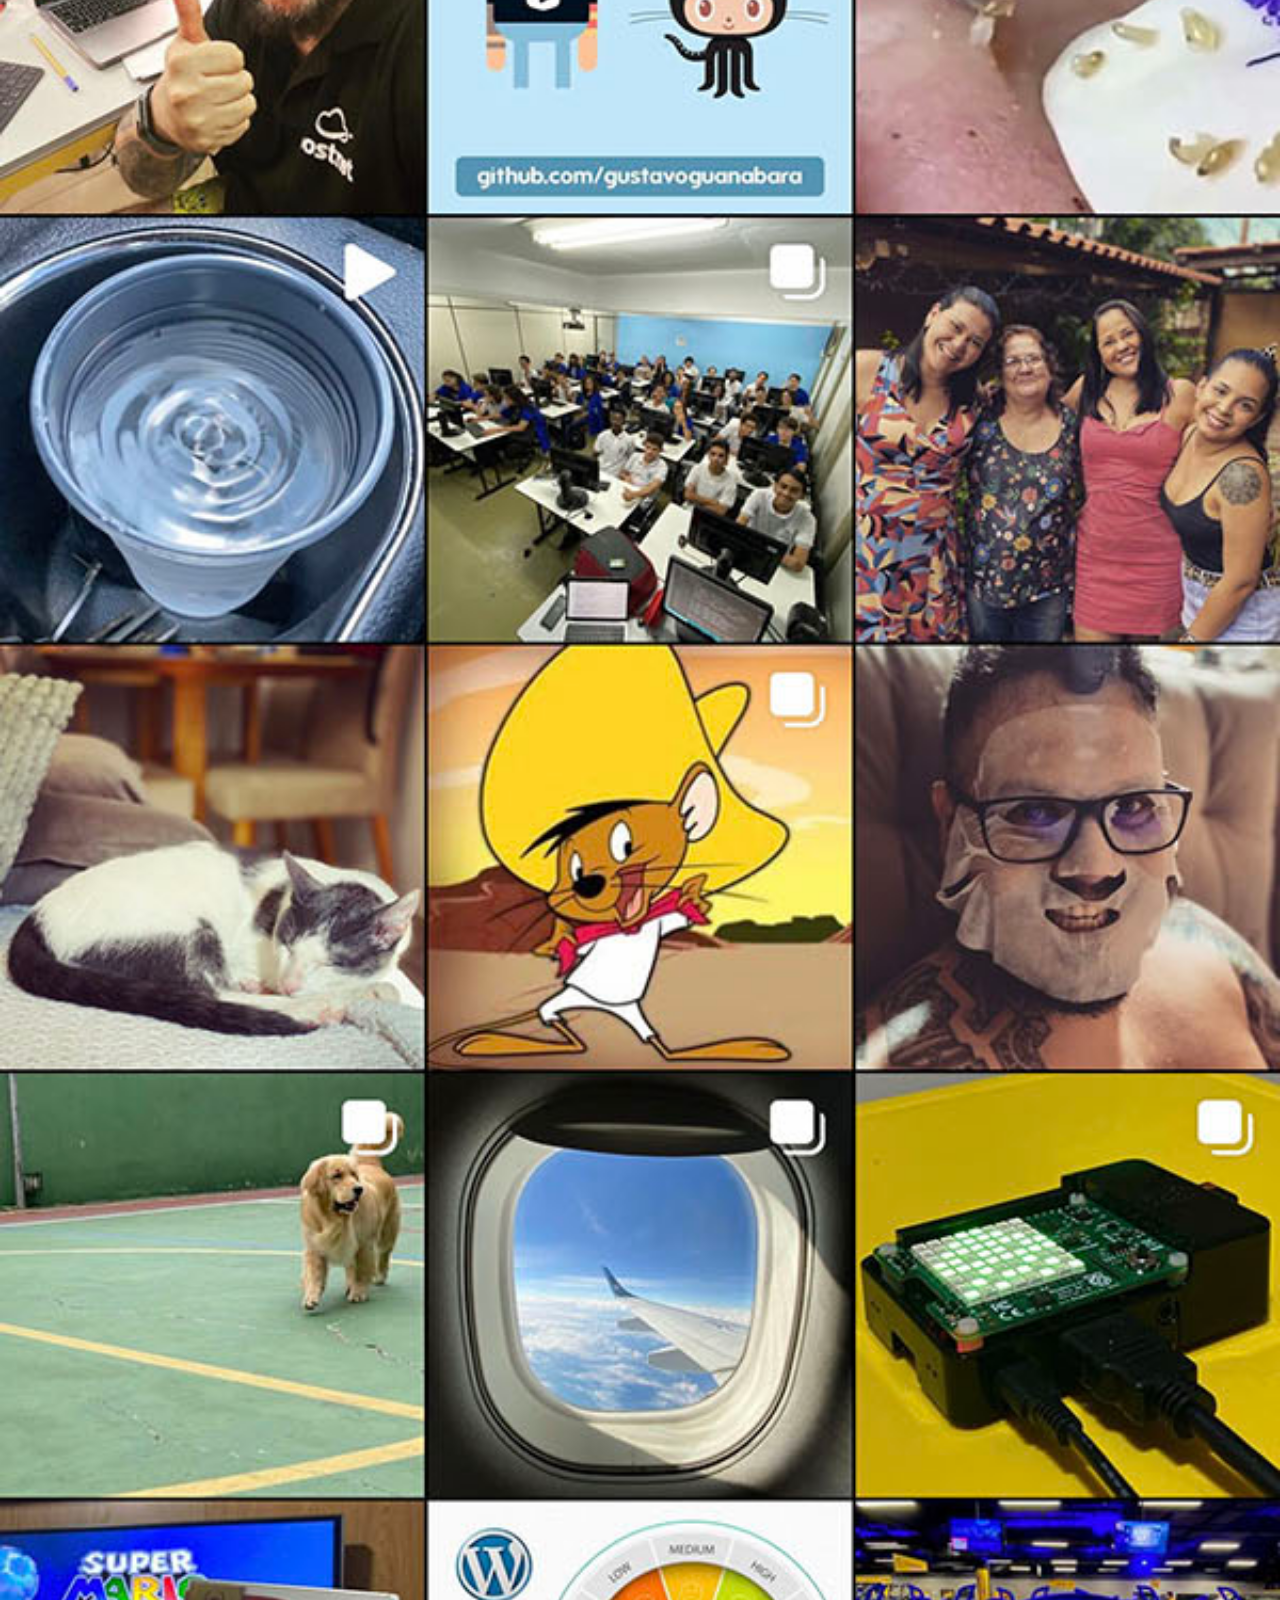
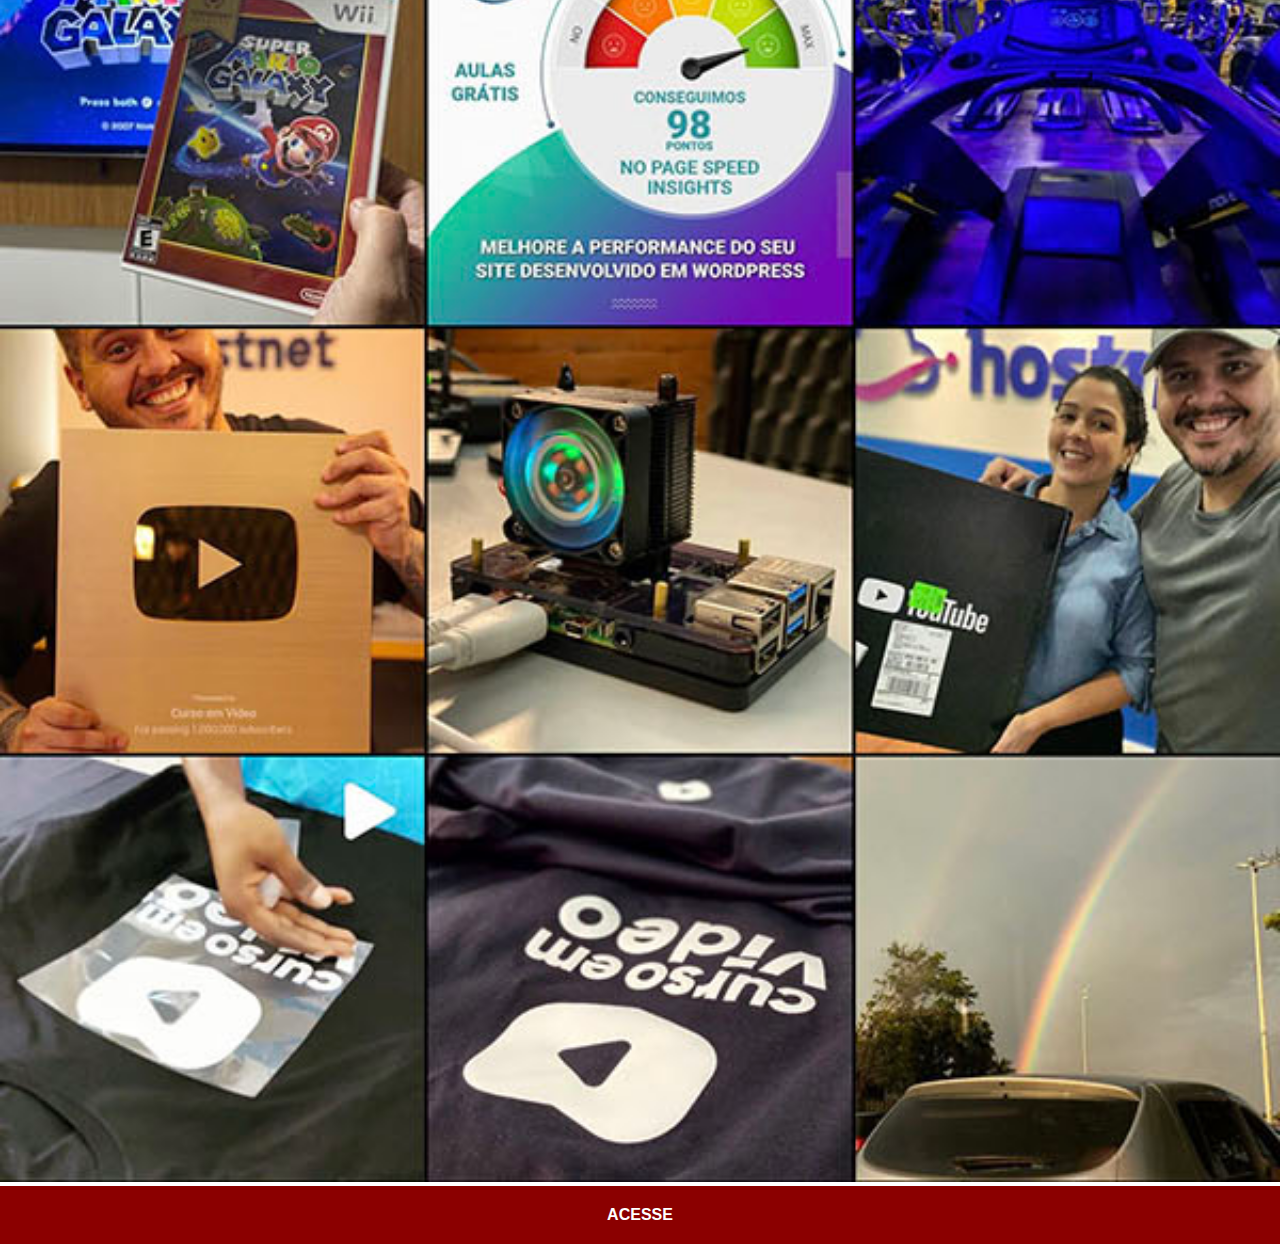
<file: instagram.html>
<!DOCTYPE html>
<html lang="pt-br">
<head>
    <meta charset="UTF-8">
    <meta name="viewport" content="width=device-width, initial-scale=1.0">
    <title>Instagram</title>
    <link rel="stylesheet" href="estilos/social.css">
</head>
<body>
    <img src="imagens/tela-instagram.jpg" alt="Instagram">
    <a href="https://www.instagram.com/gustavoguanabara/" target="_blank">ACESSE</a>
    
</body>
</html>
</file>
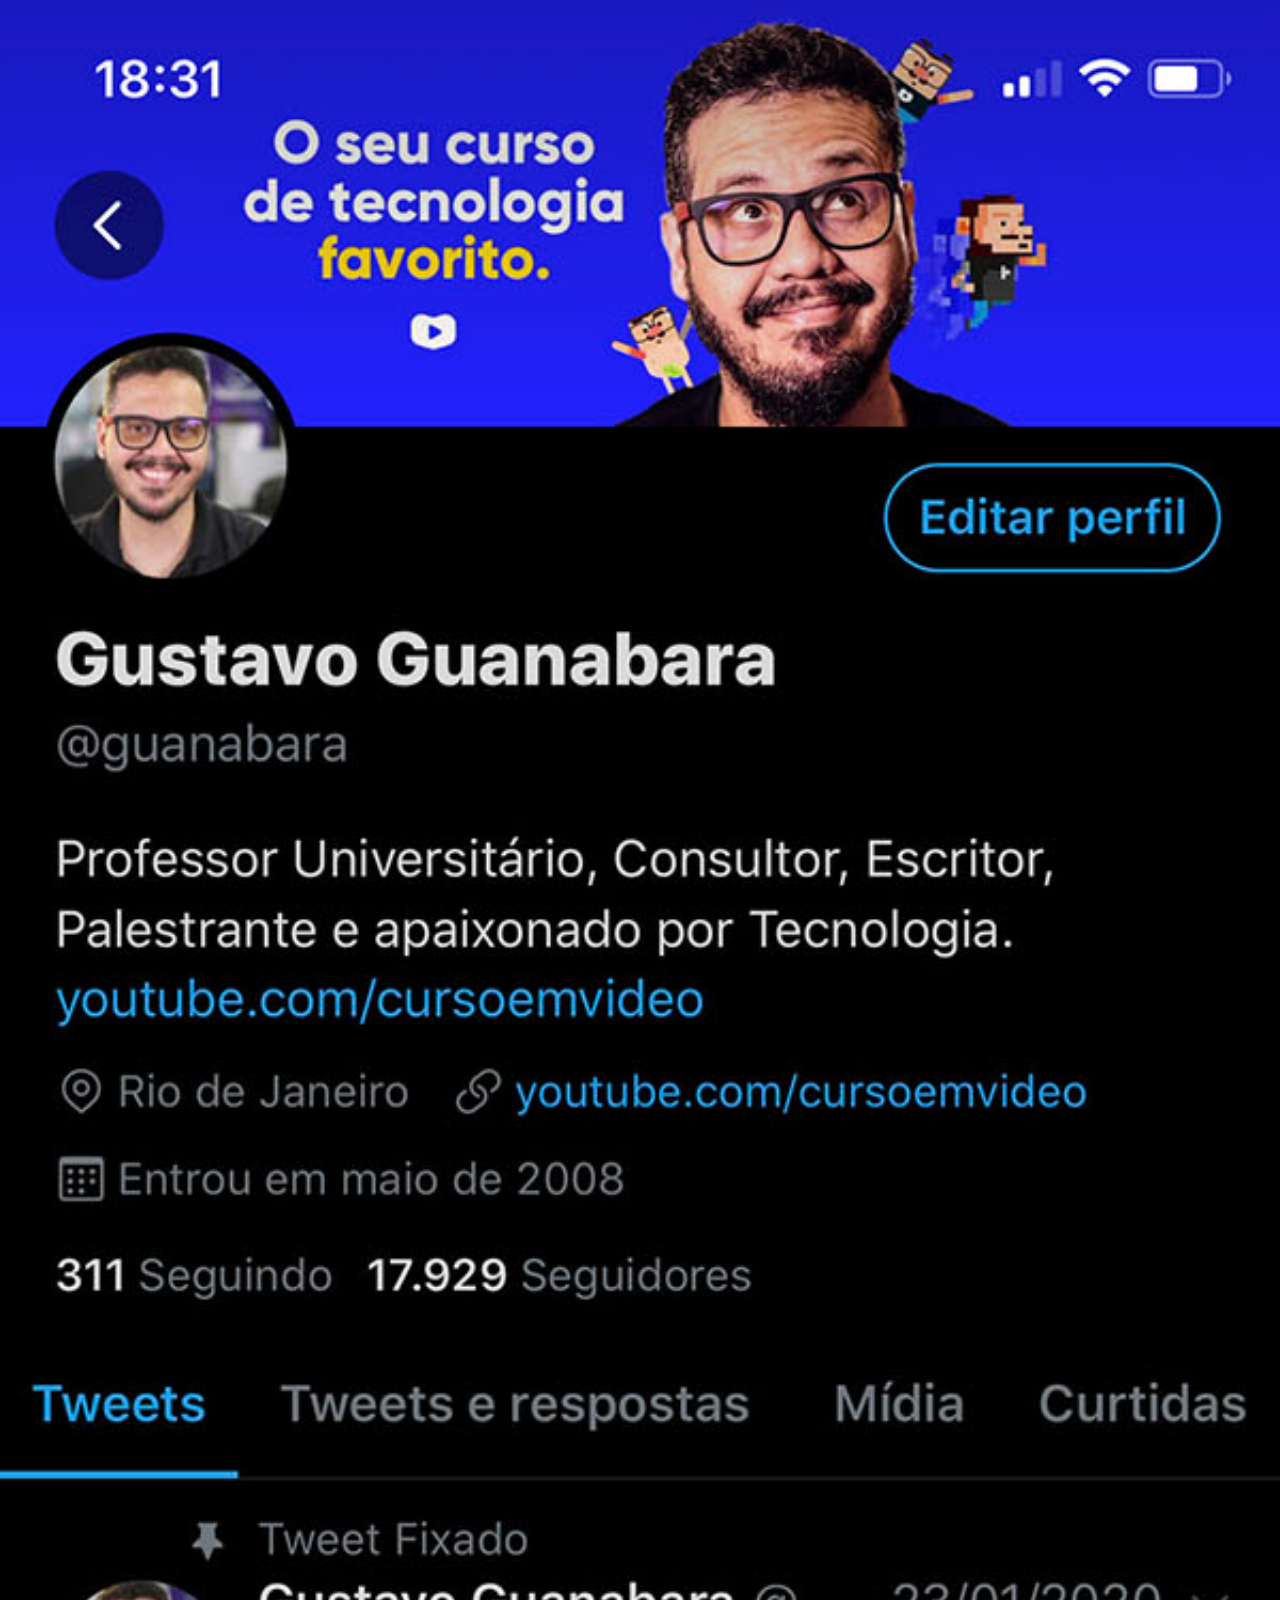
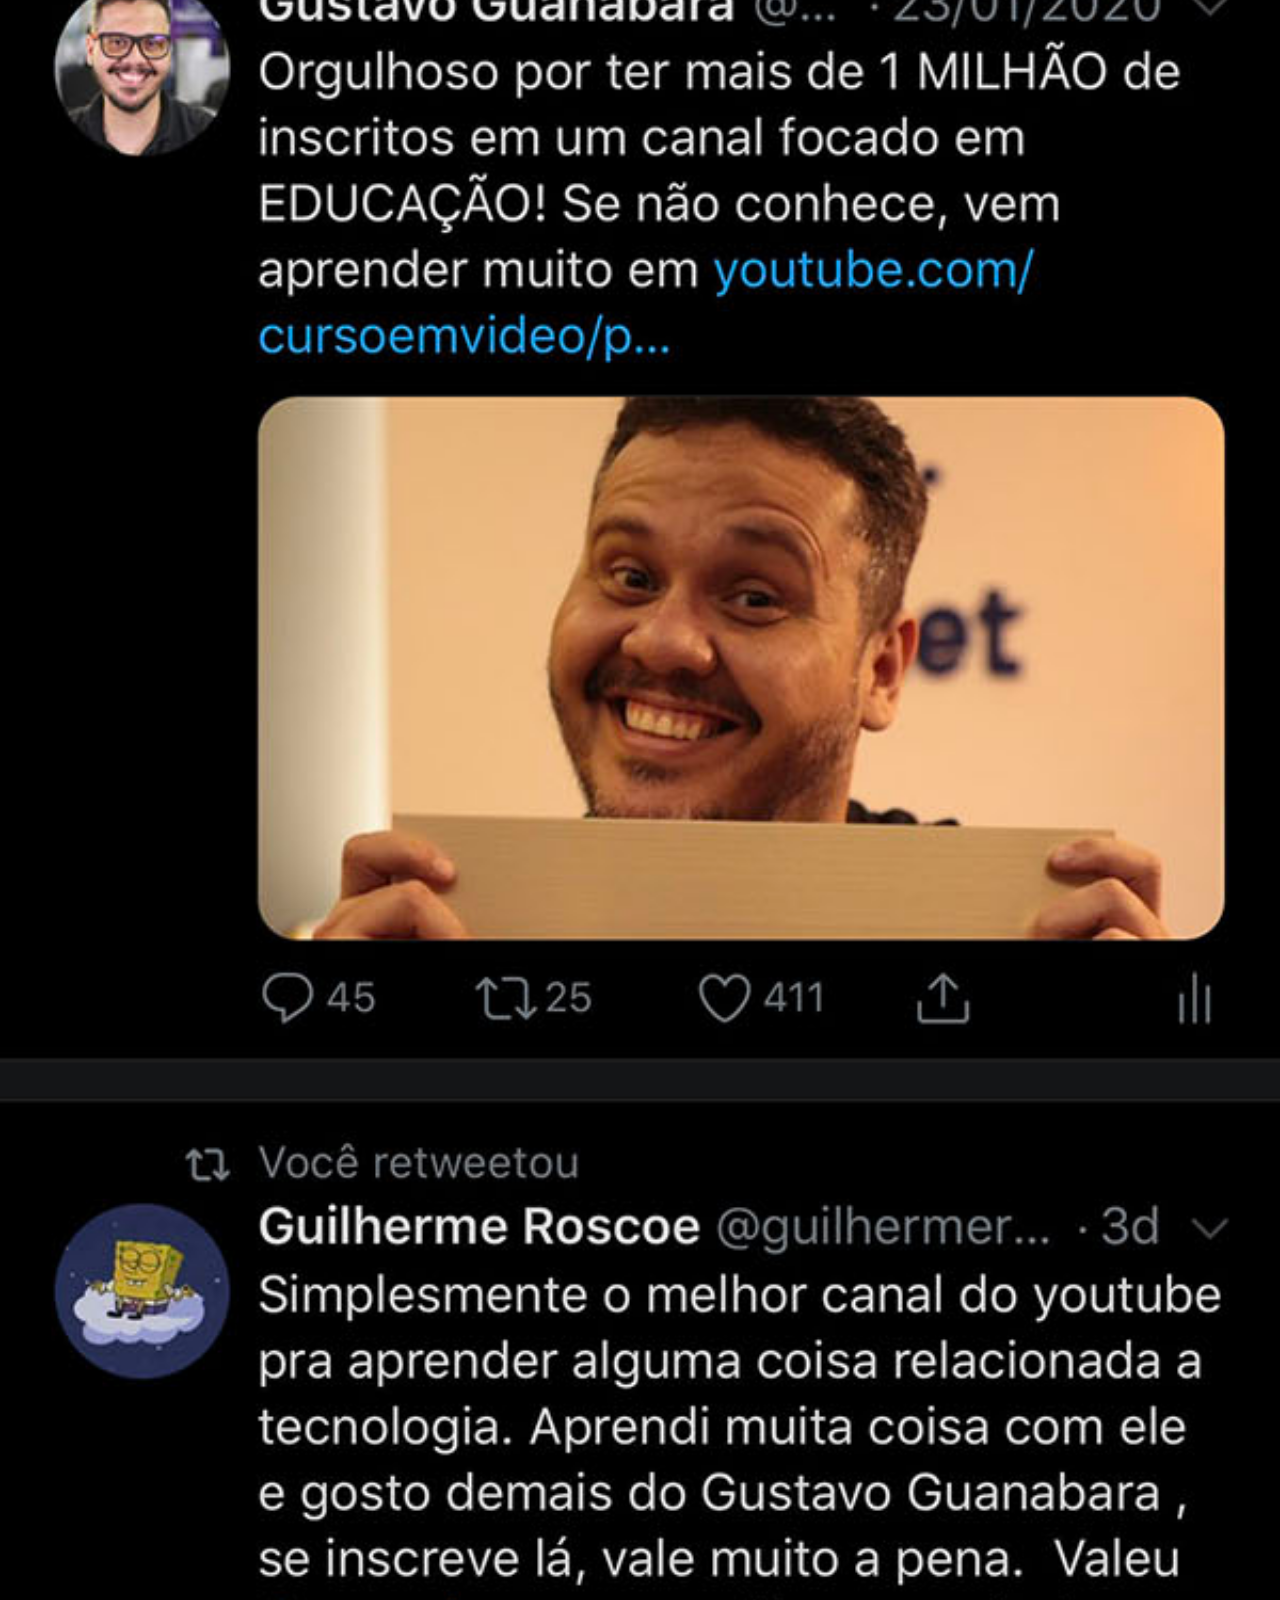
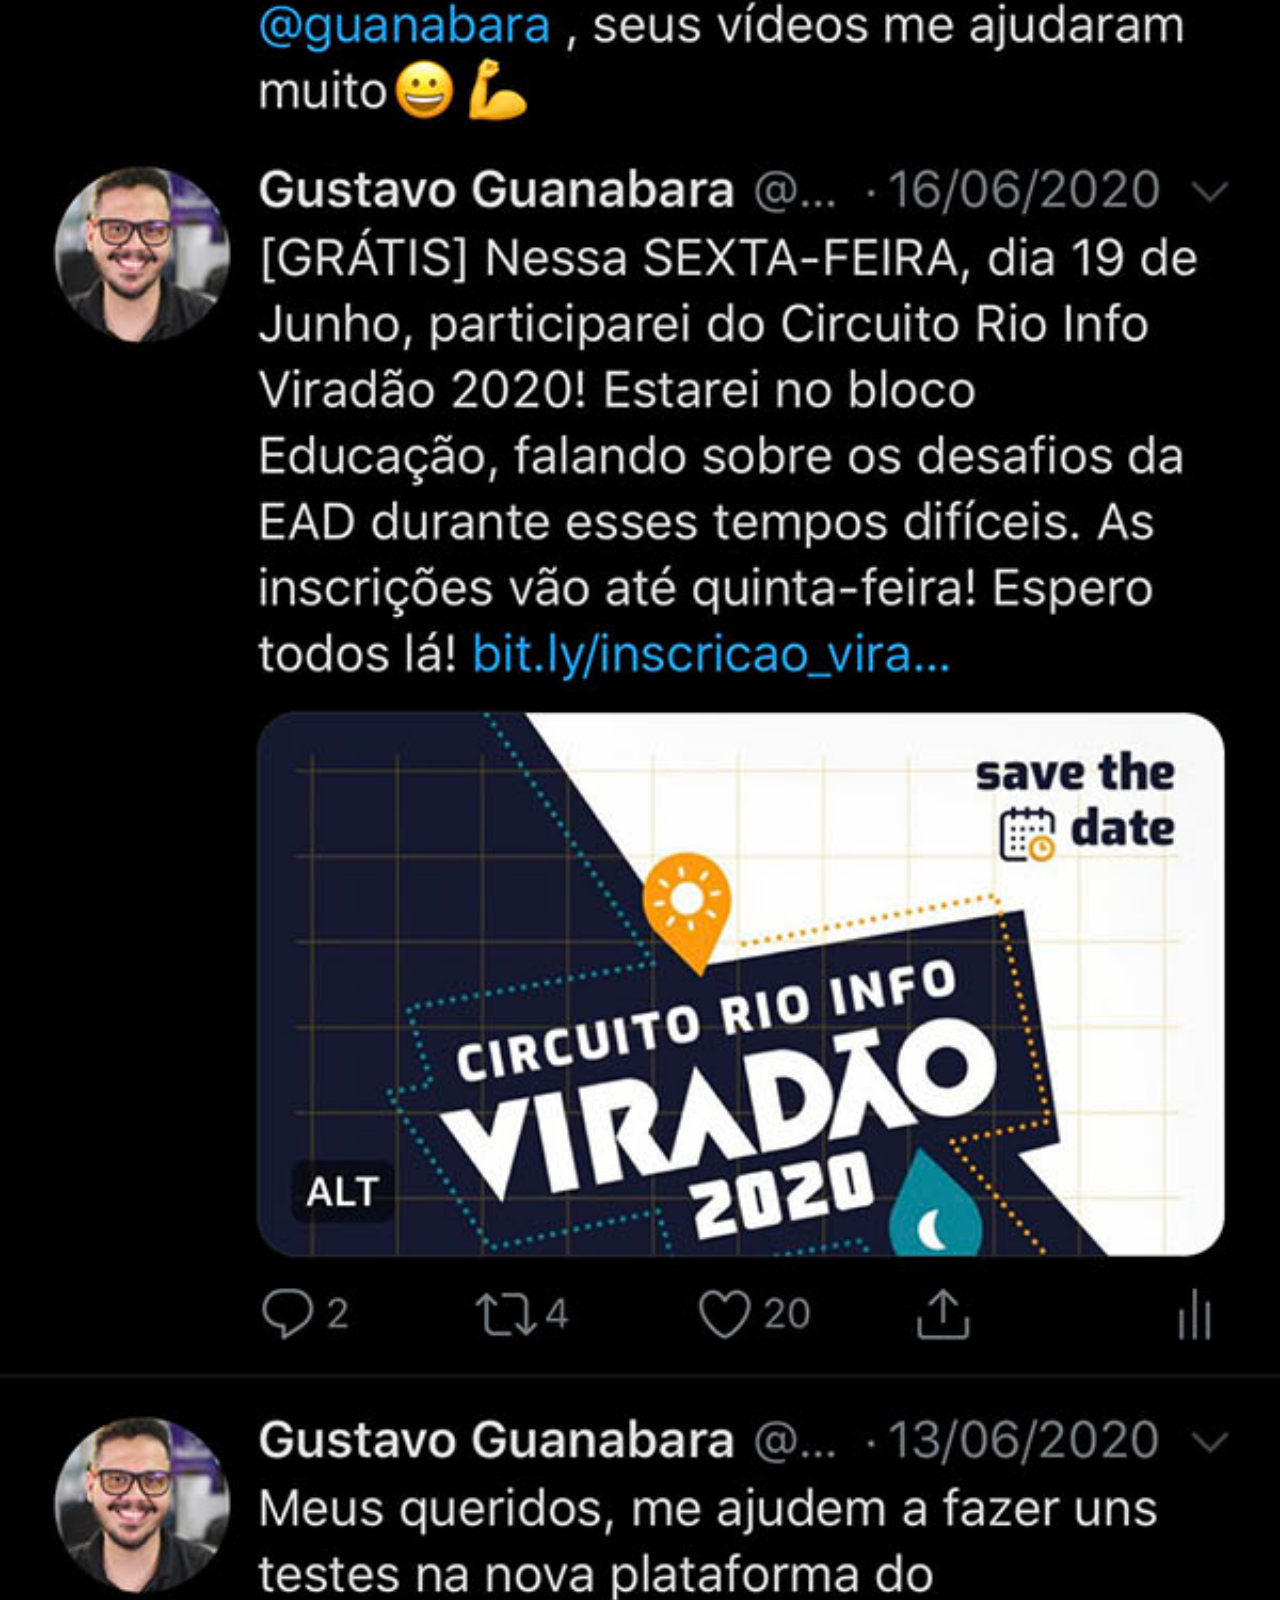
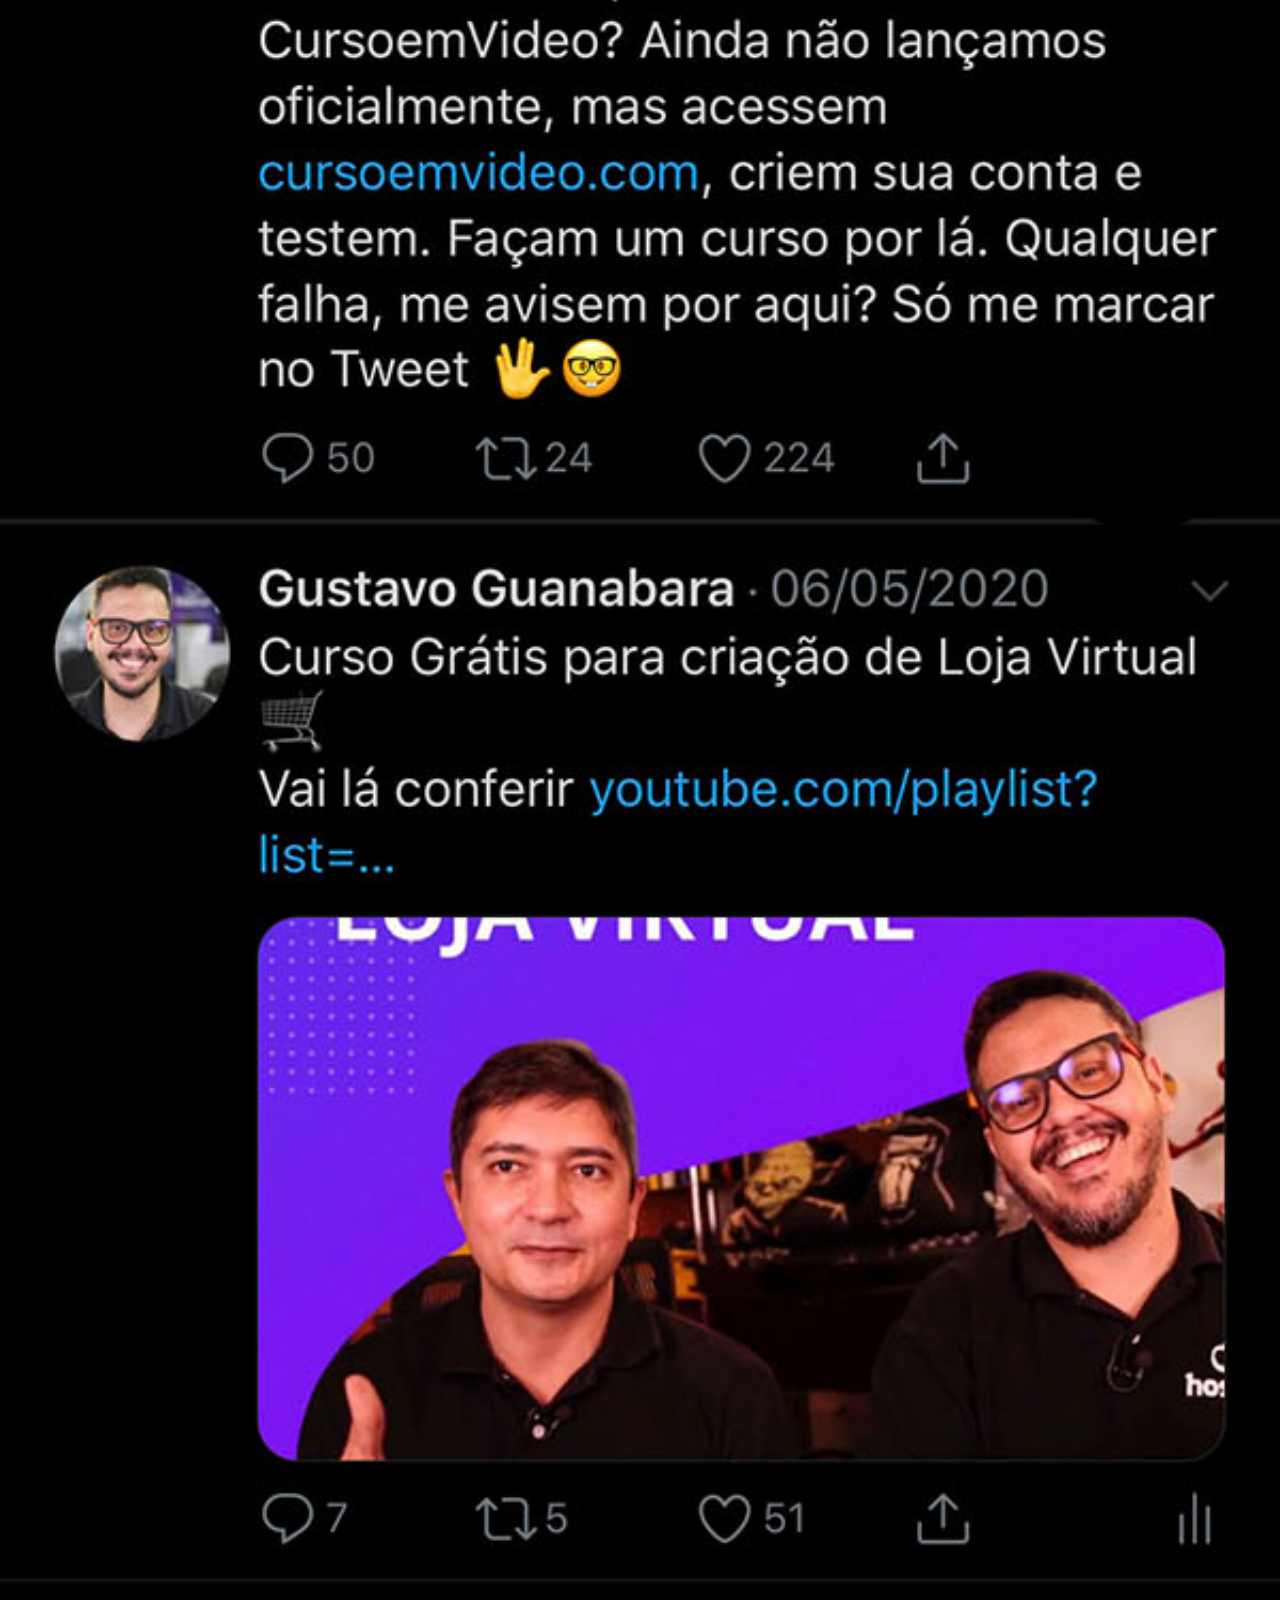
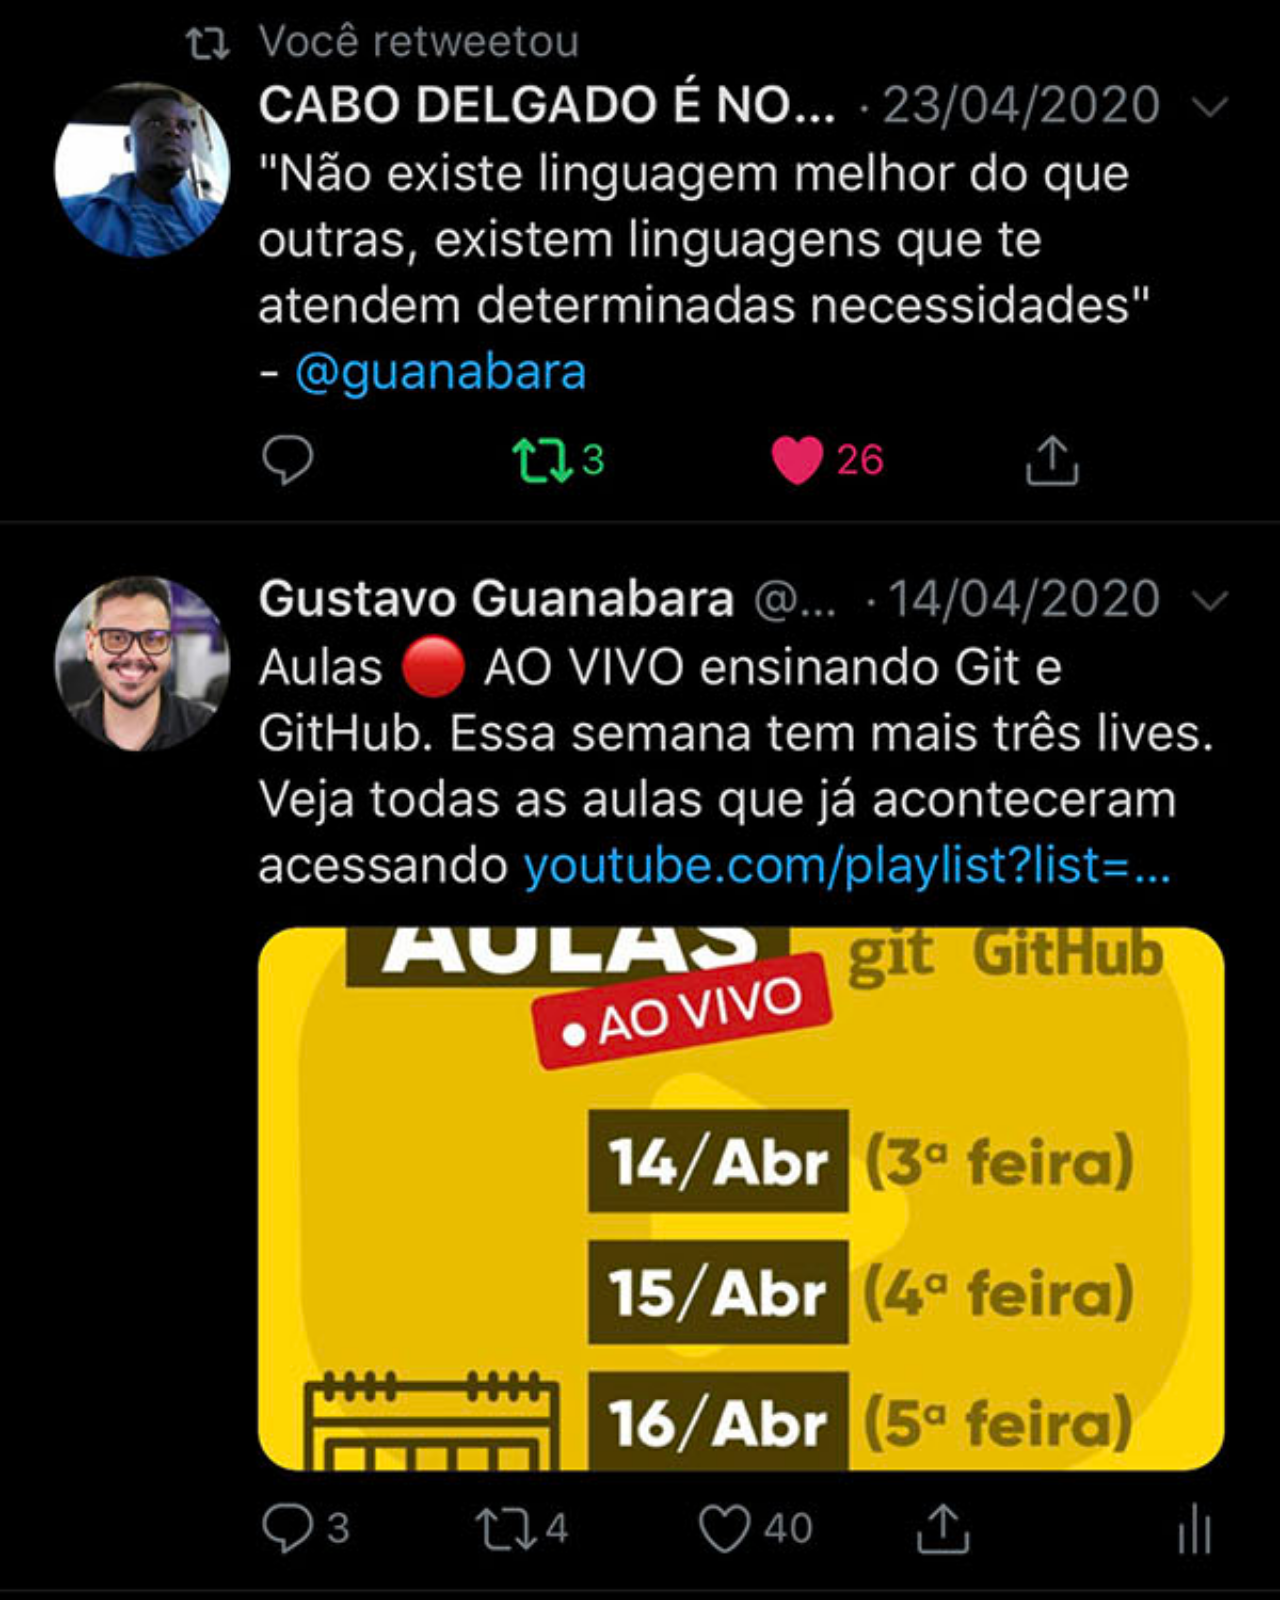
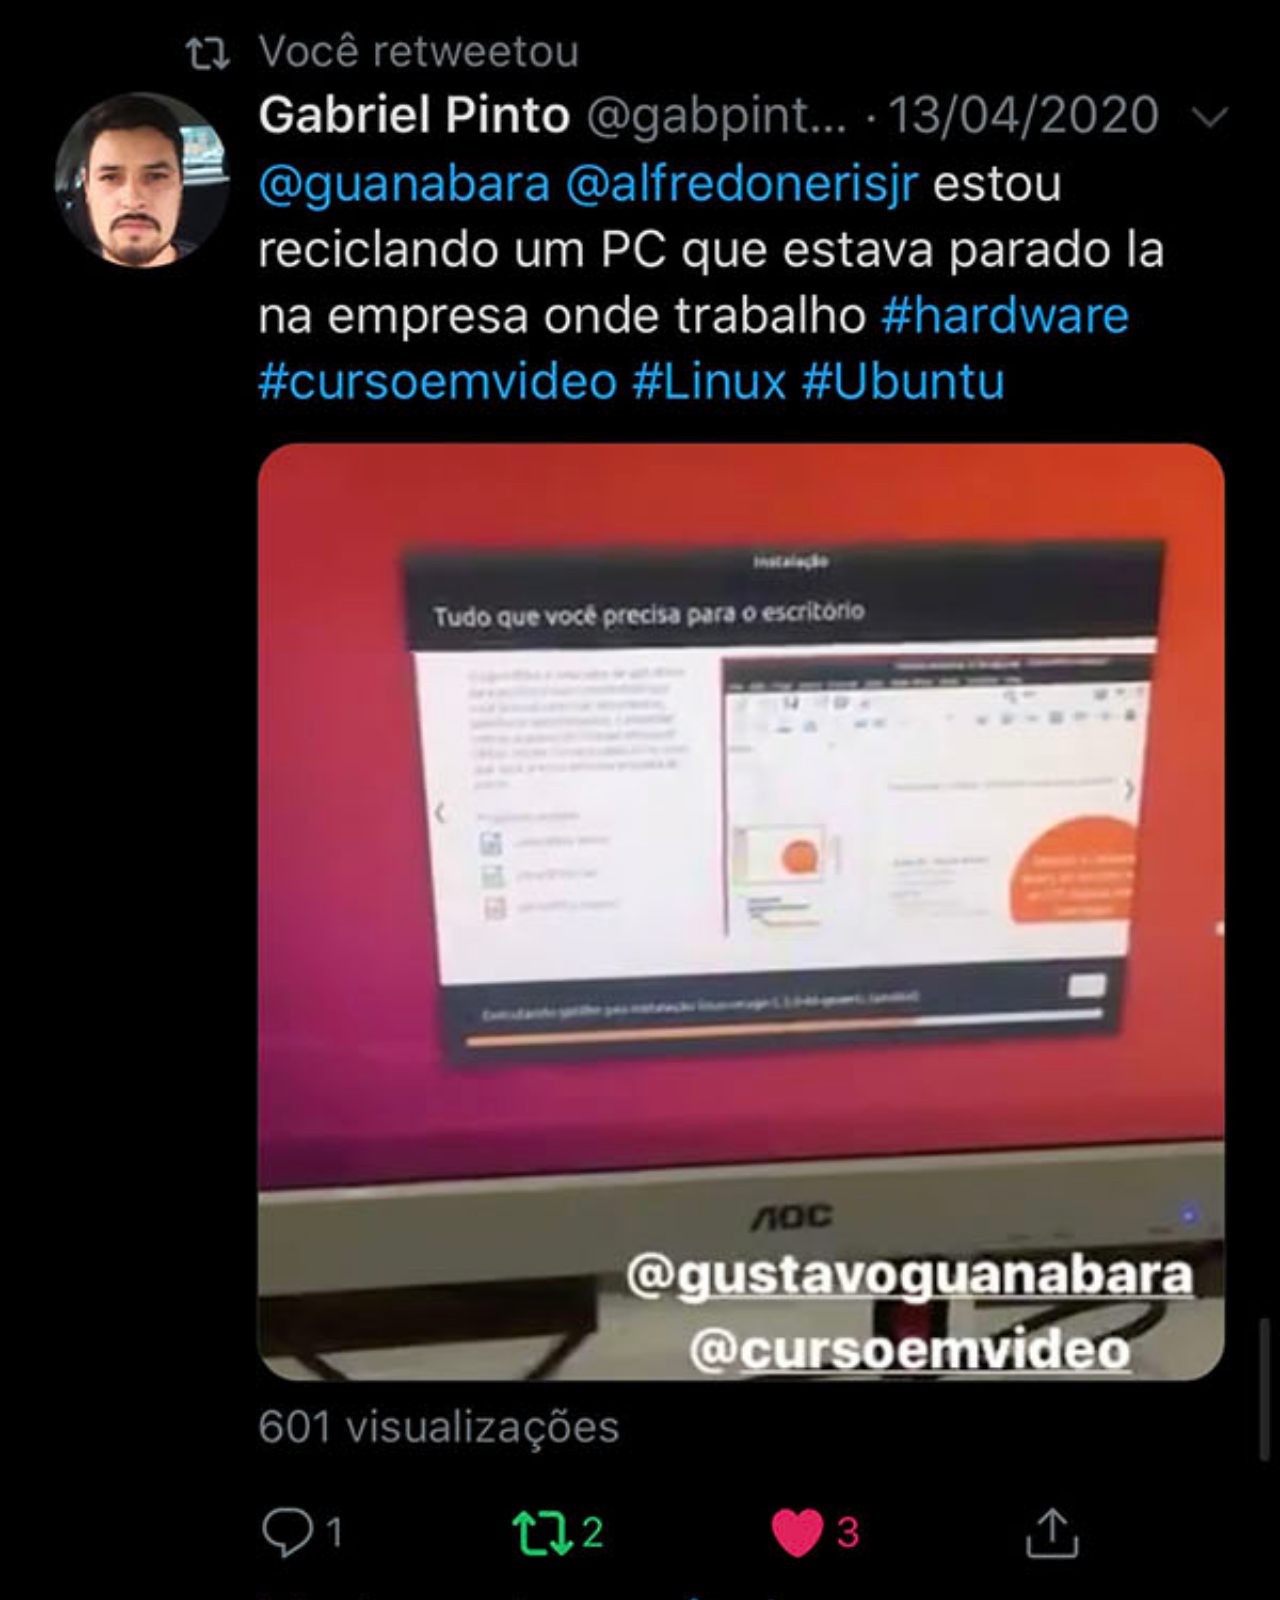
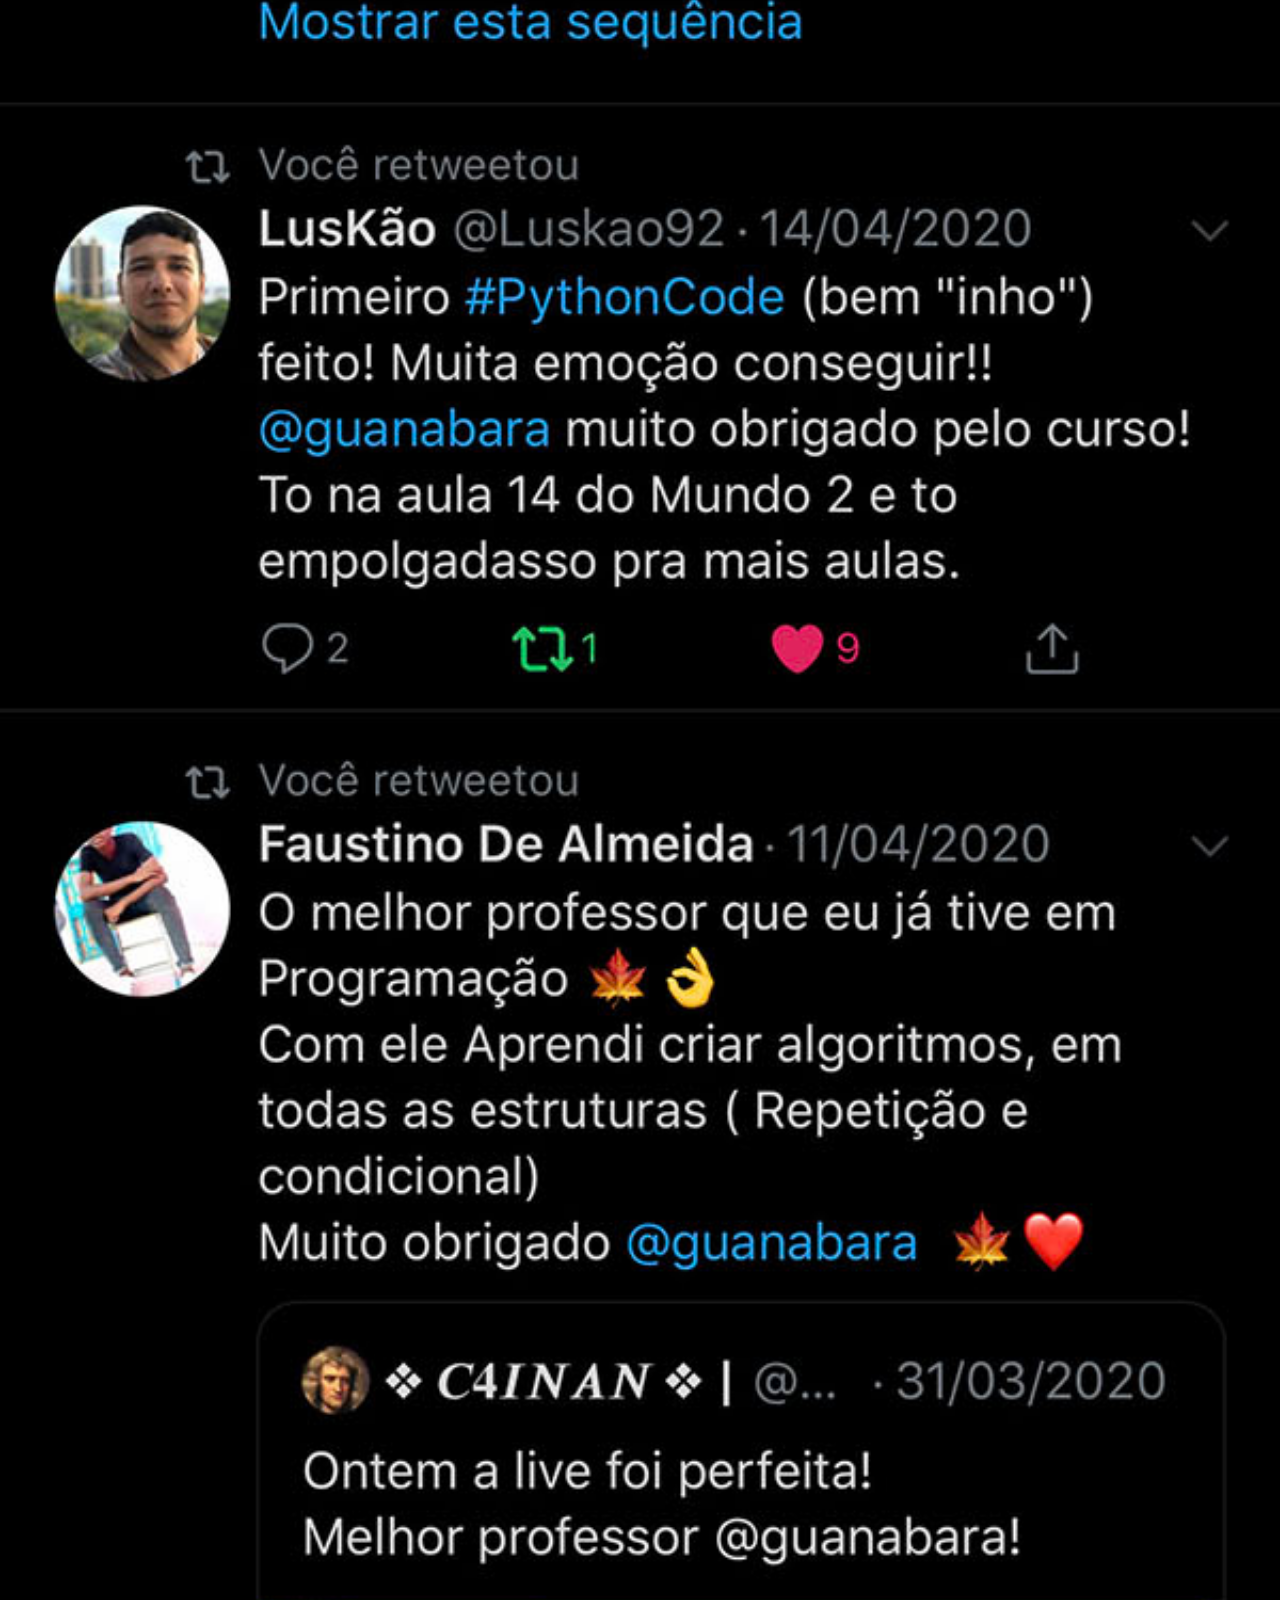
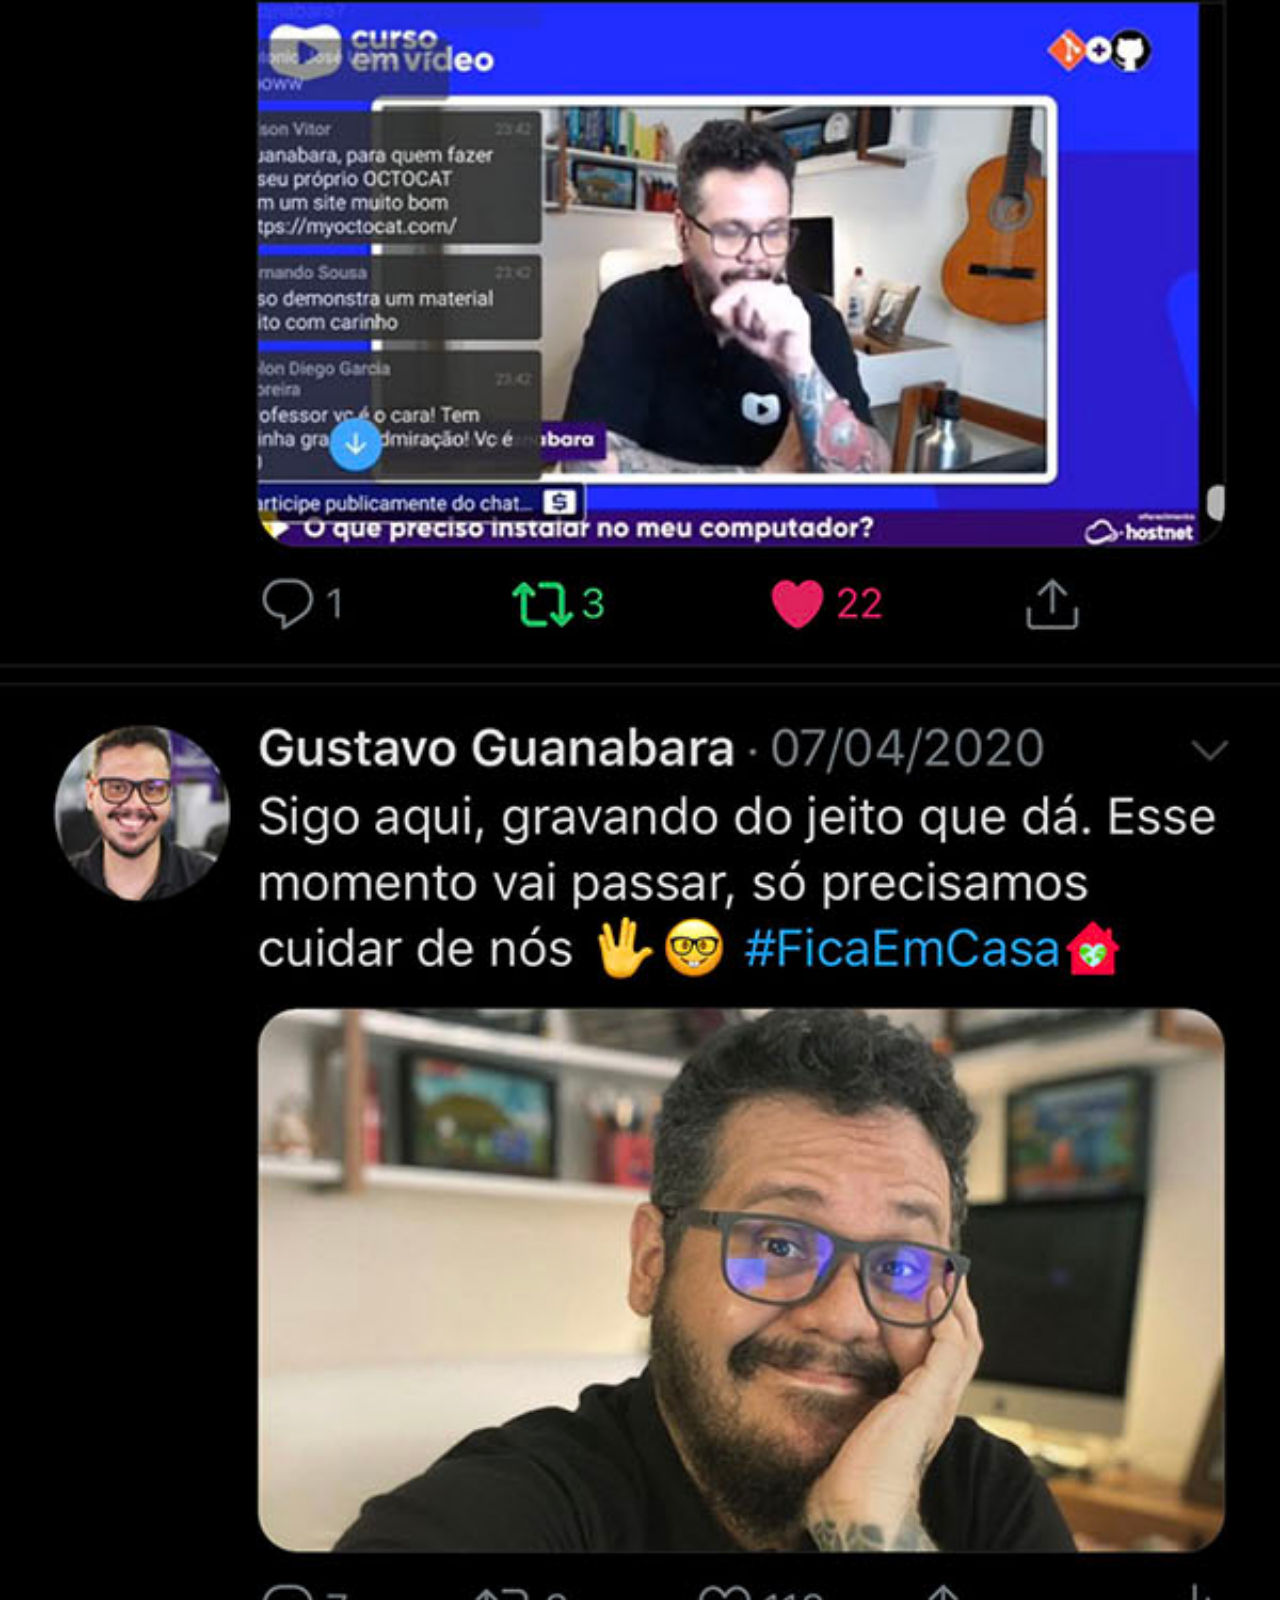
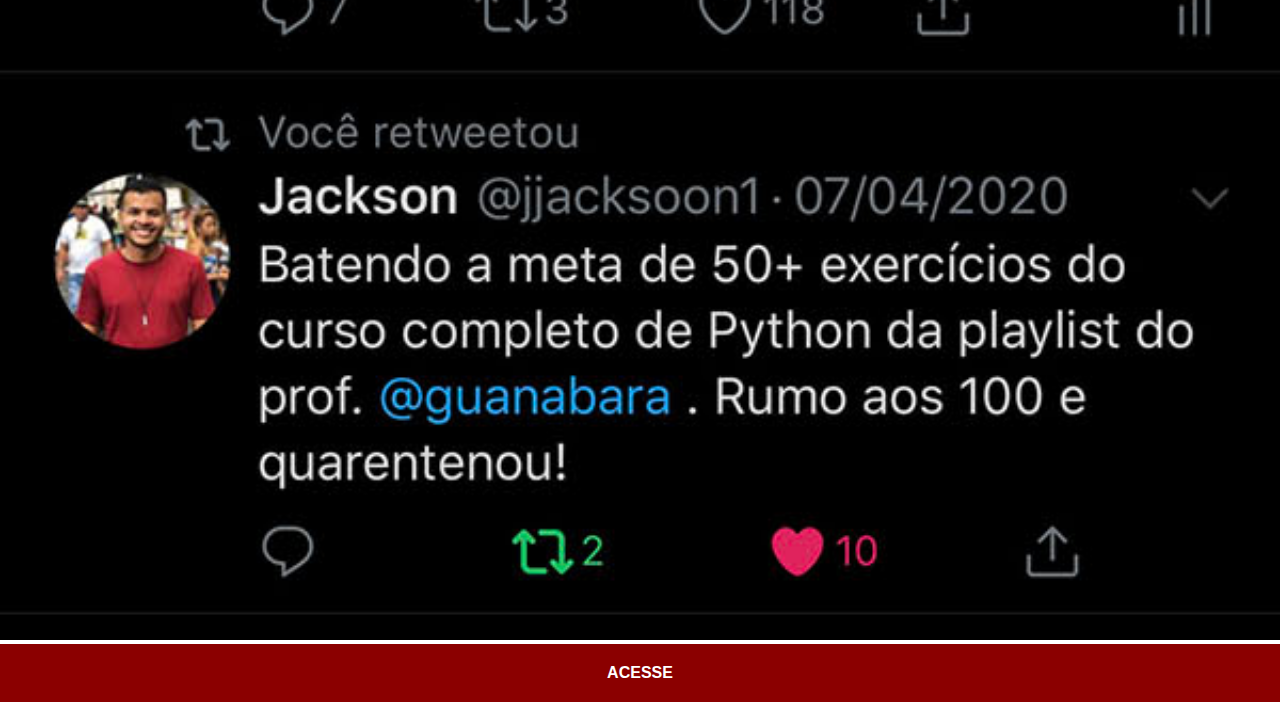
<file: twitter.html>
<!DOCTYPE html>
<html lang="pt-br">
<head>
    <meta charset="UTF-8">
    <meta name="viewport" content="width=device-width, initial-scale=1.0">
    <title>Facebook</title>
    <link rel="stylesheet" href="estilos/social.css">
</head>
<body>
    <!-- Inserindo imagem e link na página Twitter-->
    <img src="imagens/tela-twitter.jpg" alt="Twitter">
    <a href="https://twitter.com/luismartin34003" target="_blank">ACESSE</a>
    
</body>
</html>
</file>
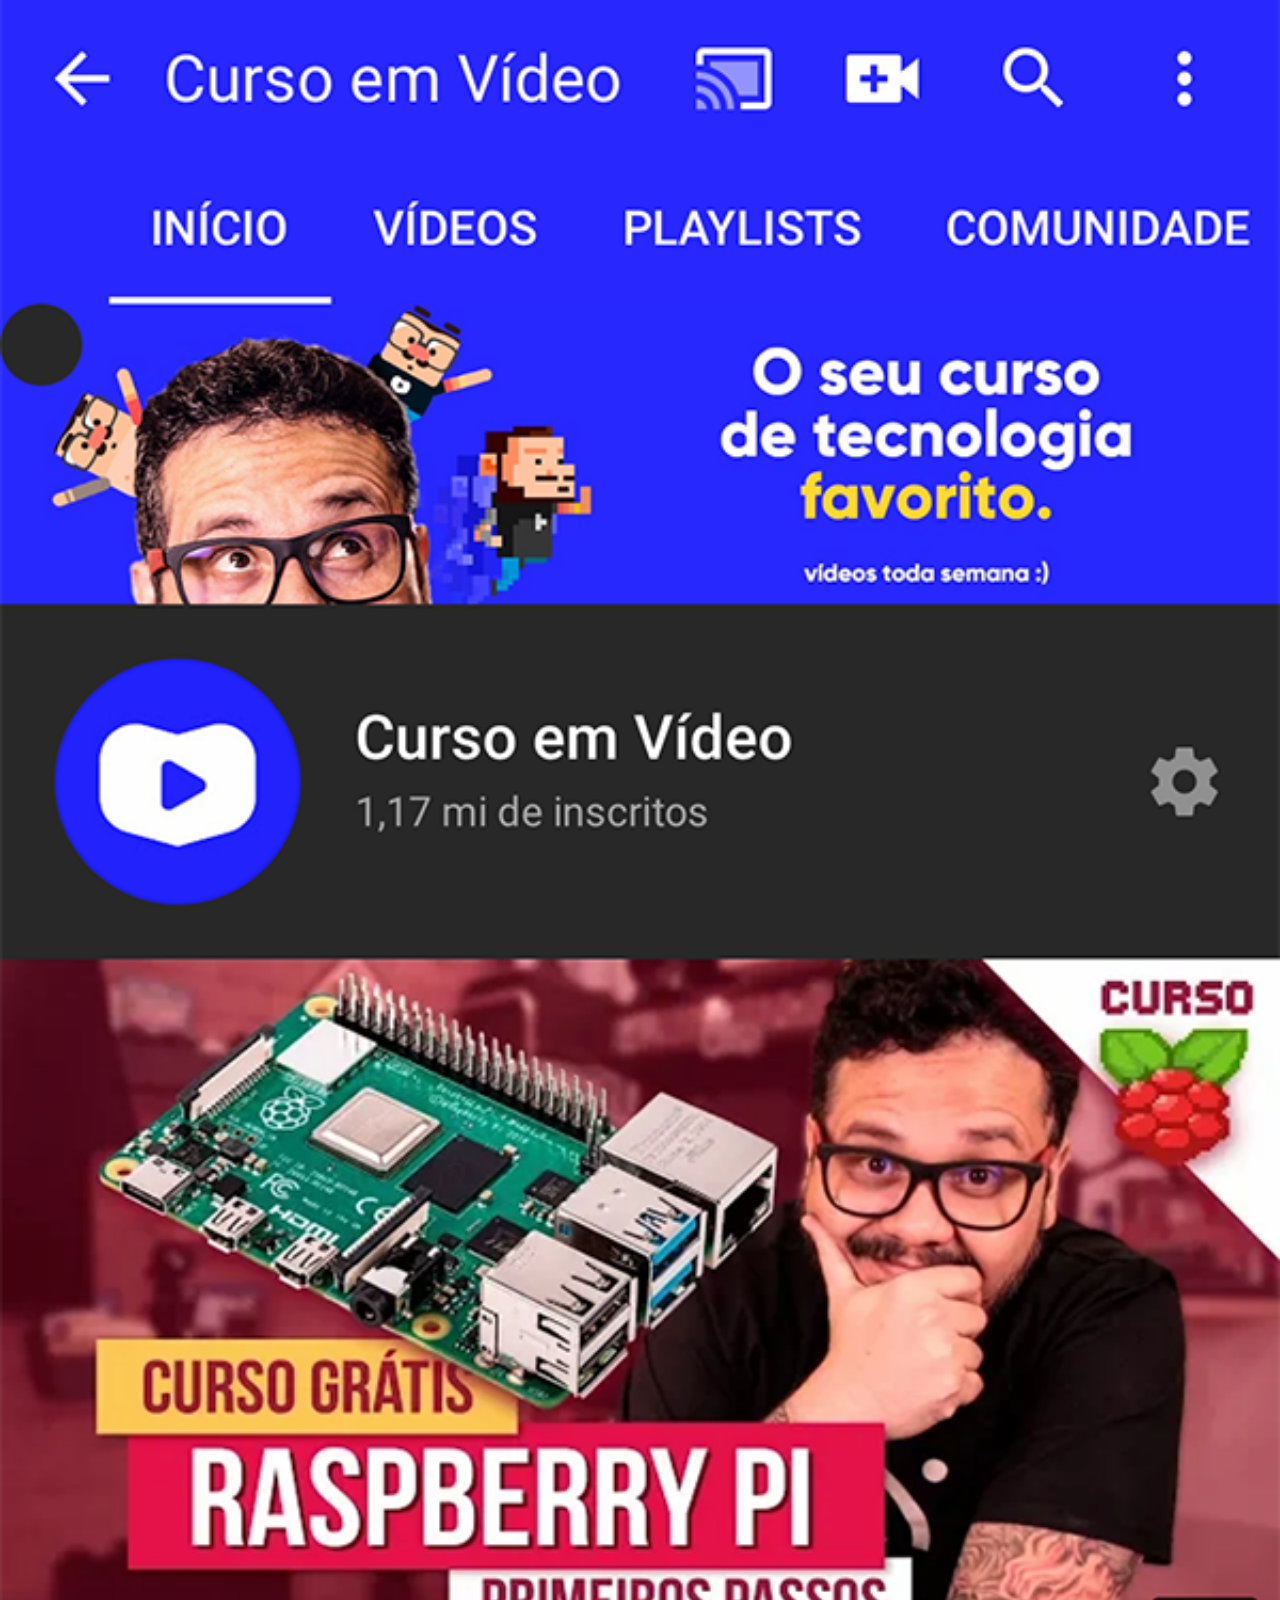
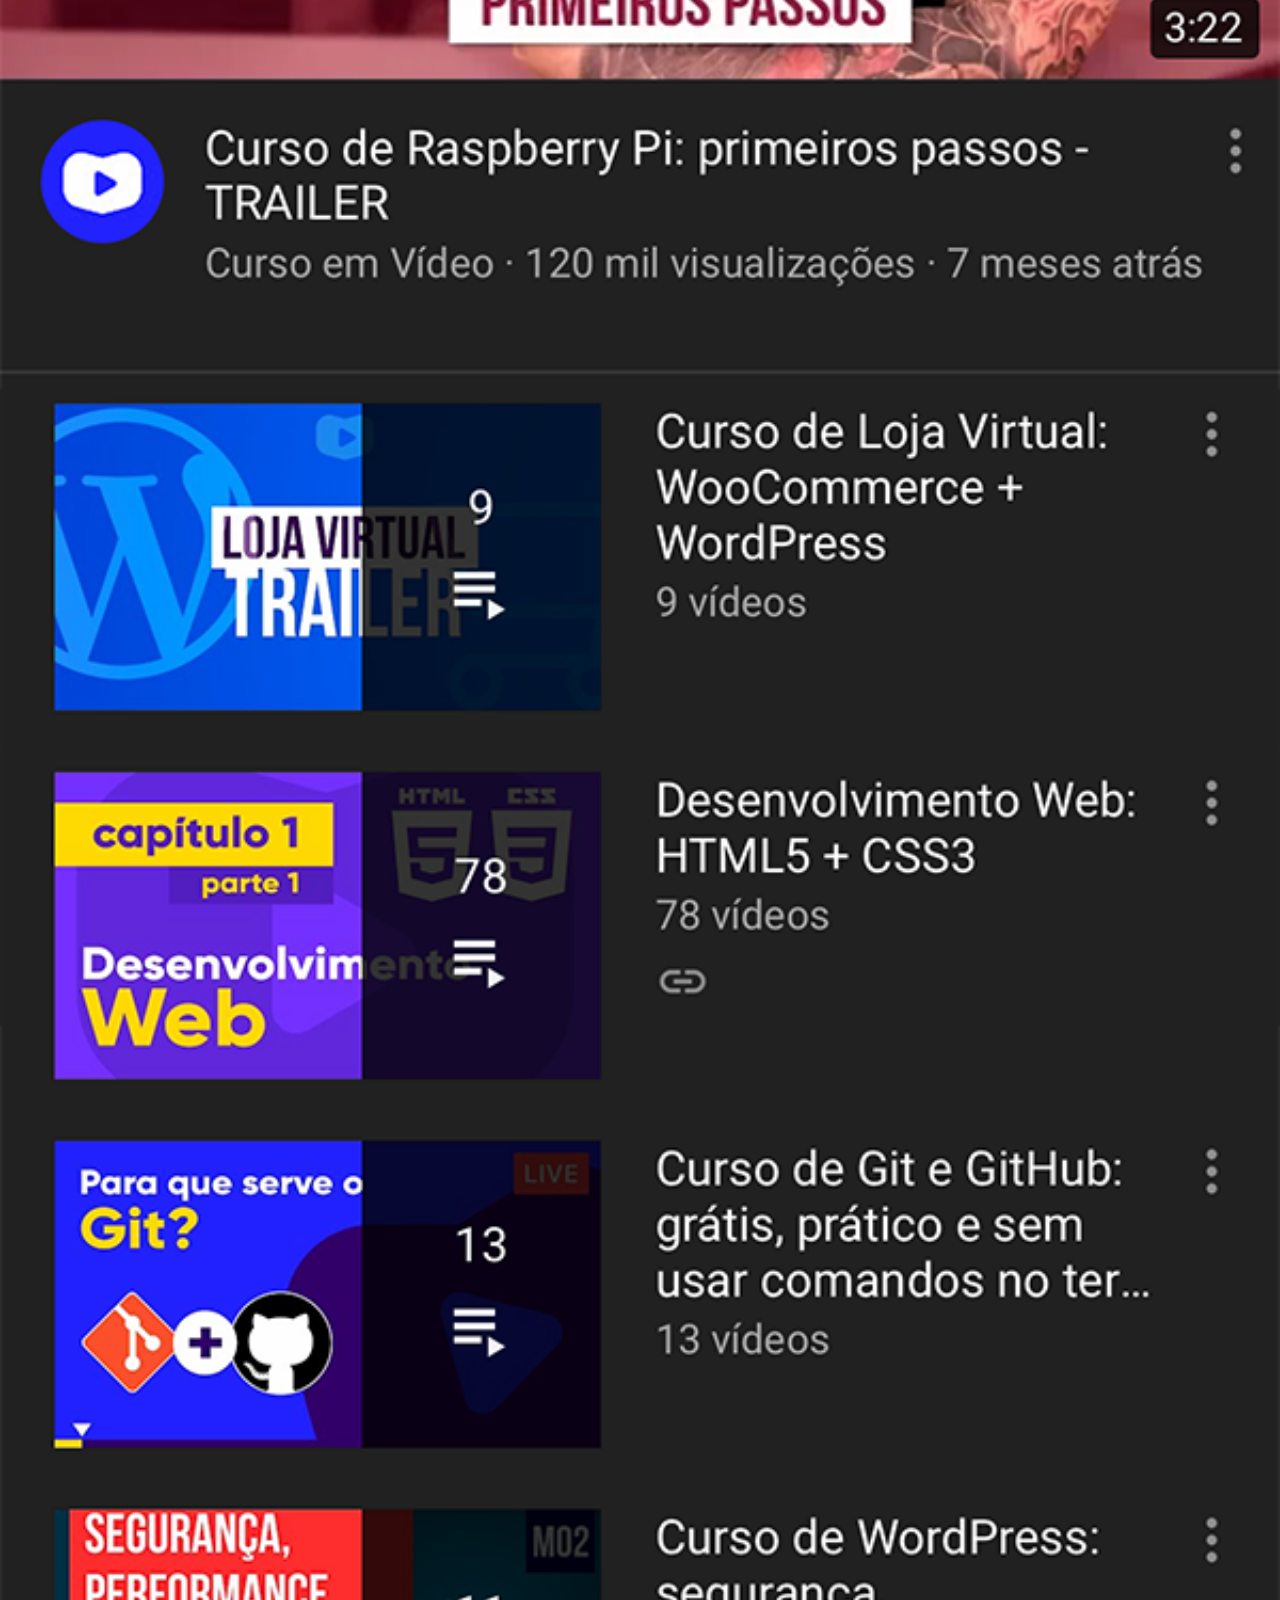
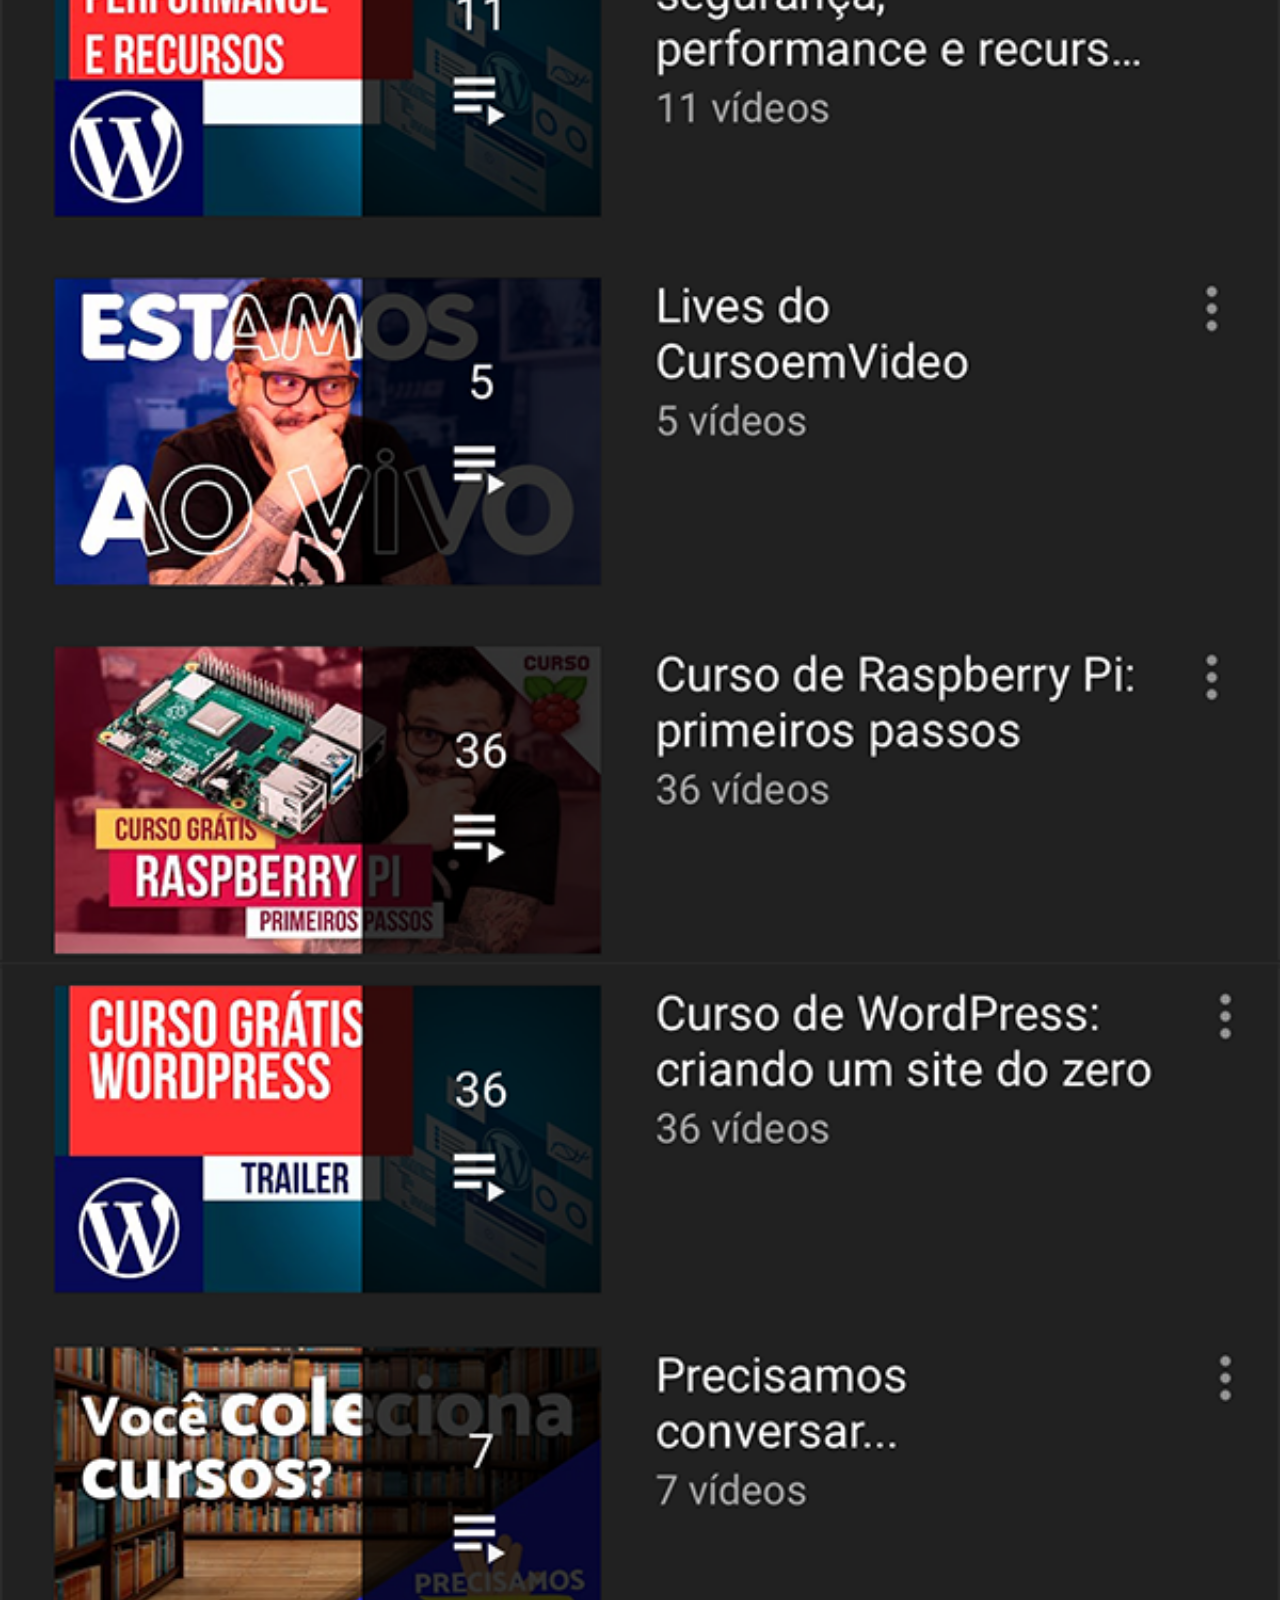
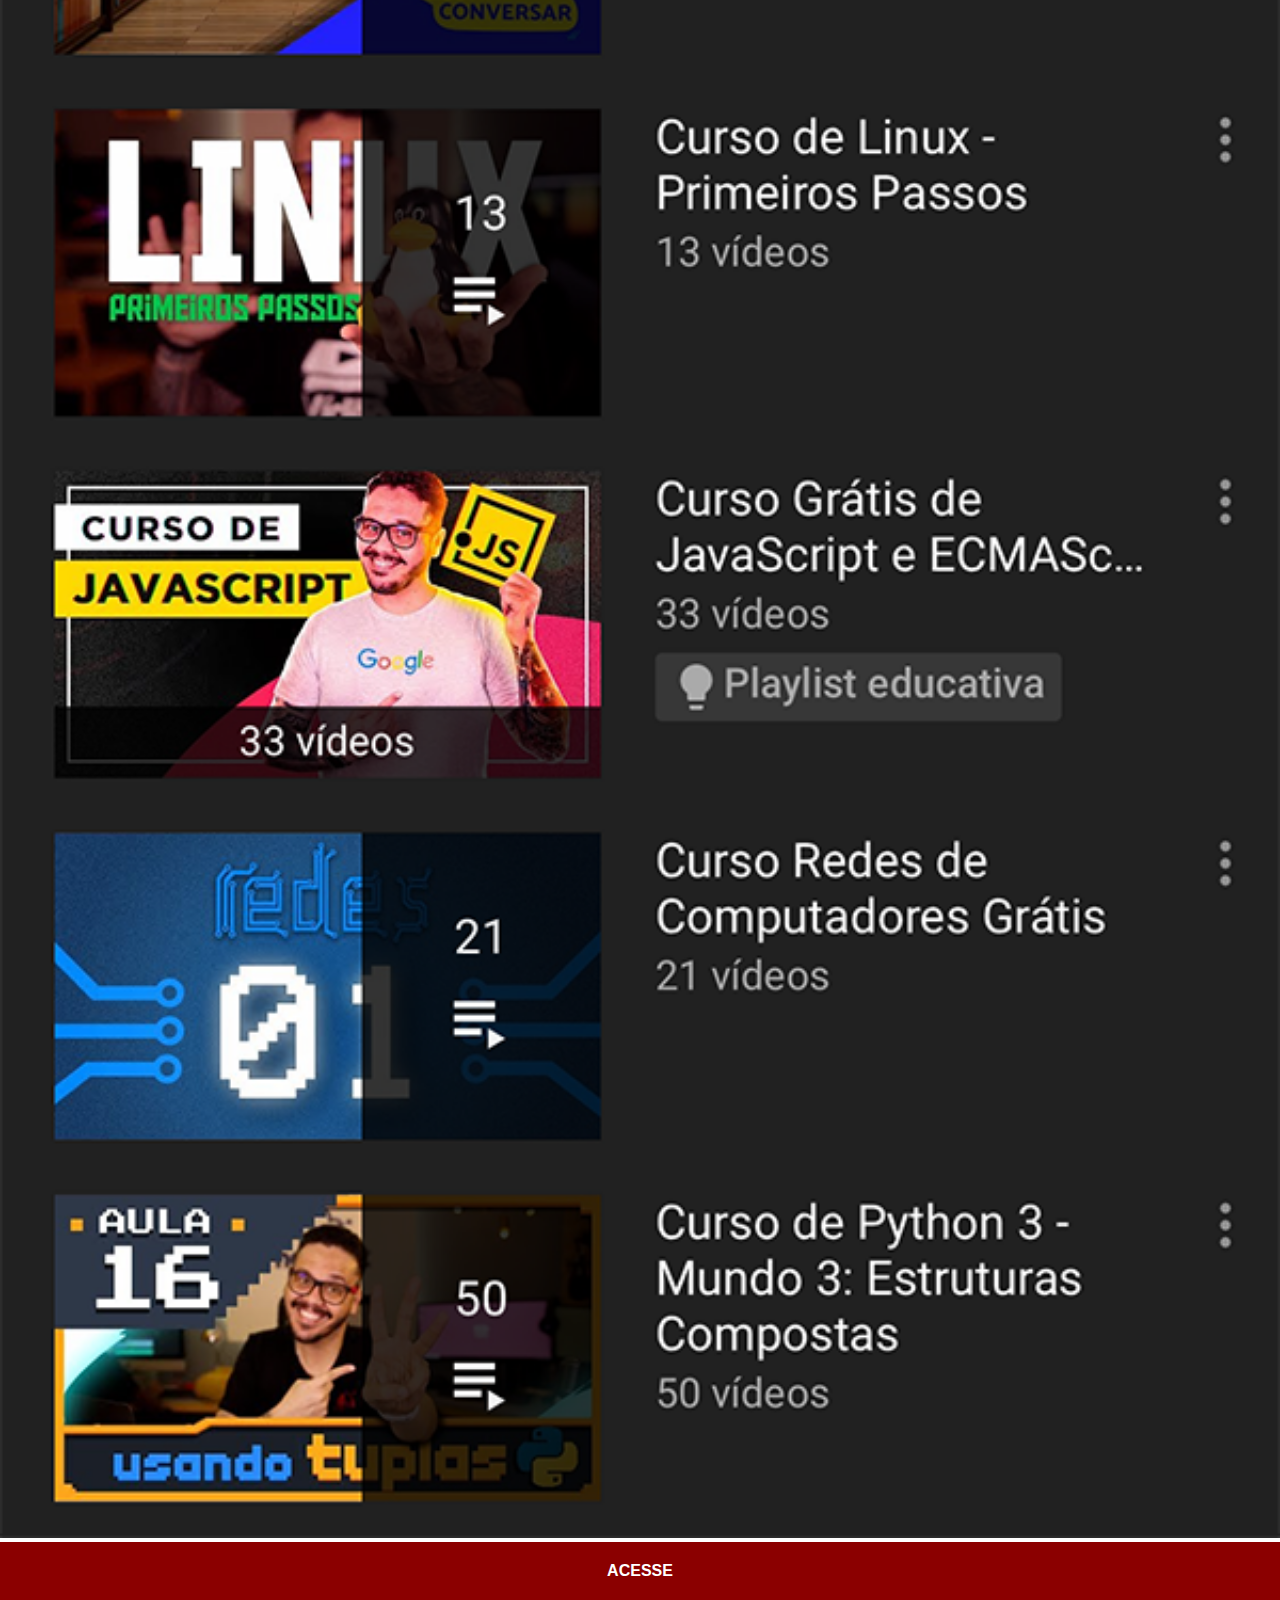
<file: youtube.html>
<!DOCTYPE html>
<html lang="pt-br">
<head>
    <meta charset="UTF-8">
    <meta name="viewport" content="width=device-width, initial-scale=1.0">
    <title>YouTube</title>
    <link rel="stylesheet" href="estilos/social.css">

</head>
<body>
    <img src="imagens/tela-youtube.png" alt="YouTube">
    <a href="https://www.youtube.com/@CursoemVideo/playlists" target="_blank">ACESSE</a>
    
</body>
</html>
</file>
<file: estilos/style.css>
@charset "UTF-8";

* {
    margin: 0px;
    padding: 0px;
    font-family: Arial, Helvetica, sans-serif;
}

html, body {
    height: 100vh;
    width: 100vw;
    background-color: black;
}

body {
    background: url(../imagens/fundo-madeira.jpg) no-repeat top center;
    background-size: cover;
    background-attachment: fixed;
}

main {
    position: relative;
    height: 100vh;
}

section#telefone {
    position: absolute;
    top: 50%;
    left: 50%;
    transform: translate(-50%, -50%);

    height: 627px;
    width: 311px;
    background: url(../imagens/frame-iphone.png) no-repeat;
}

/* Configurando iframe tela*/
iframe#tela {
    position: relative;
    top: 80px;
    left: 22px;
    width: 267px;
    height: 471px;
}

/* Configurando section redes sociais*/
section#redes-sociais {
    text-align: right;
}

/* Configurando imagem da redes sociais*/
section#redes-sociais img {
    width: 50px;
    margin: 10px;
    border-radius: 50%;
    box-shadow: 2px 2px 5px rgba(0, 0, 0, 0.400);
    box-sizing: border-box;
}

/* Configurando imagem hover da redes sociais*/
section#redes-sociais img:hover {
    border: 2px solid rgba(255, 255, 255, 0.637);
    transform: translate(-3px, -3px);
    box-shadow: 5px 5px 10px rgba(0, 0, 0, 0.623);
    transition: .3s, border 1s;
}
</file>
<file: estilos/social.css>
@charset "UTF-8";

* {
    margin: 0px;
    padding: 0px;
    font-family: Arial, Helvetica, sans-serif;
}

::-webkit-scrollbar {
    width: 0px;
    height: 0px;
}

img {
    width: 100vw;
}

a {
    display: block;
    background-color: darkred;
    color: white;
    padding: 20px;
    text-align: center;
    font-weight: bolder;
    text-decoration: none;
}

a:hover {
    background-color: red;
}
</file>
